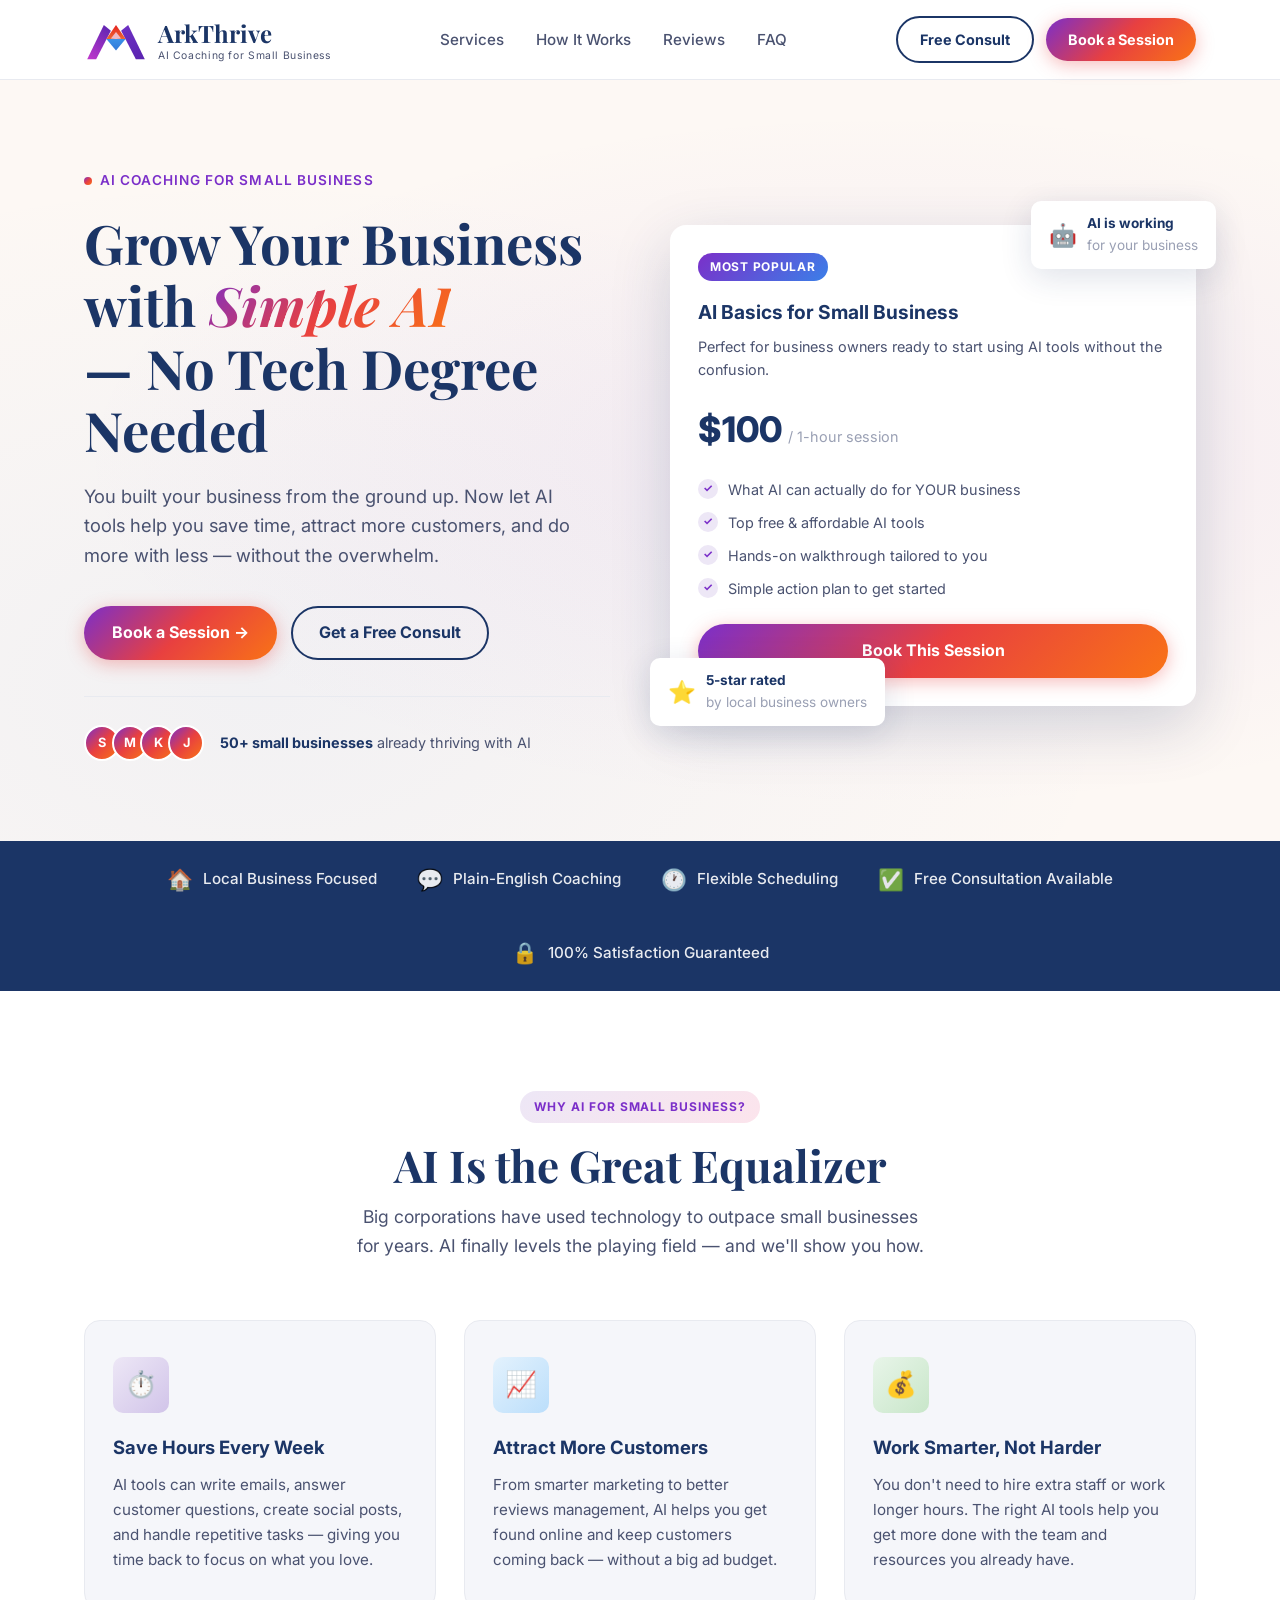
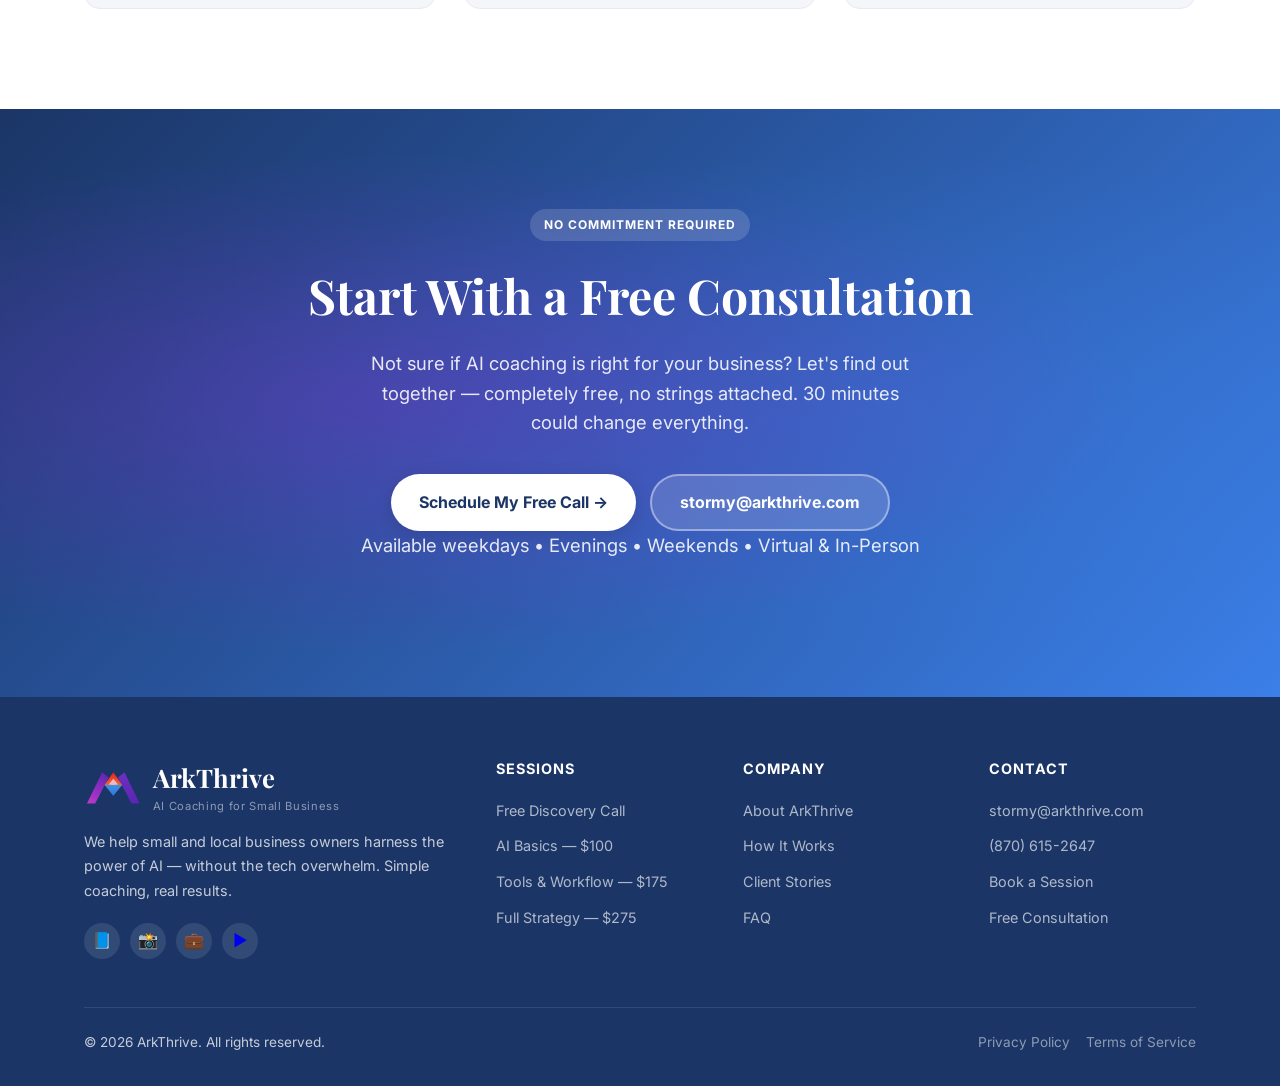
<file: arkthrive/index.html>
<!DOCTYPE html>
<html lang="en">
<head>
  <meta charset="UTF-8"/>
  <meta name="viewport" content="width=device-width, initial-scale=1.0"/>
  <title>ArkThrive | AI Coaching for Small Business</title>
  <meta name="description" content="Simple, practical AI coaching built for small and local businesses. No tech background needed. Book a session and start thriving today."/>
  <link rel="preconnect" href="https://fonts.googleapis.com"/>
  <link href="https://fonts.googleapis.com/css2?family=Inter:wght@400;500;600;700;800&family=Playfair+Display:ital,wght@0,700;1,700&display=swap" rel="stylesheet"/>
  <link rel="stylesheet" href="styles.css"/>
</head>
<body>

<!-- ═══════════════ NAV ═══════════════ -->
<nav>
  <div class="container nav-inner">
    <a href="index.html" class="nav-logo">
      <svg xmlns="http://www.w3.org/2000/svg" viewBox="0 0 200 150" aria-label="ArkThrive" role="img">
        <defs>
          <linearGradient id="n-lw" x1="10" y1="135" x2="82" y2="28" gradientUnits="userSpaceOnUse">
            <stop offset="0%" stop-color="#C038CC"/><stop offset="100%" stop-color="#5A24B0"/>
          </linearGradient>
          <linearGradient id="n-rw" x1="190" y1="135" x2="118" y2="28" gradientUnits="userSpaceOnUse">
            <stop offset="0%" stop-color="#5A24B0"/><stop offset="100%" stop-color="#6E30C4"/>
          </linearGradient>
          <linearGradient id="n-dt" x1="100" y1="28" x2="100" y2="72" gradientUnits="userSpaceOnUse">
            <stop offset="0%" stop-color="#E42020"/><stop offset="100%" stop-color="#F06830"/>
          </linearGradient>
          <linearGradient id="n-db" x1="100" y1="72" x2="100" y2="108" gradientUnits="userSpaceOnUse">
            <stop offset="0%" stop-color="#3A92E8"/><stop offset="100%" stop-color="#3278D8"/>
          </linearGradient>
        </defs>
        <polygon points="10,135 62,28 84,46 38,135" fill="url(#n-lw)"/>
        <polygon points="190,135 138,28 116,46 162,135" fill="url(#n-rw)"/>
        <polygon points="100,28 130,72 70,72" fill="url(#n-dt)"/>
        <polygon points="70,72 130,72 100,108" fill="url(#n-db)"/>
        <polygon points="100,50 116,70 100,72 84,70" fill="#EEBAC6"/>
      </svg>
      <span>
        <span class="nav-logo-text">ArkThrive</span>
        <span class="nav-logo-sub">AI Coaching for Small Business</span>
      </span>
    </a>
    <ul class="nav-links">
      <li><a href="services.html">Services</a></li>
      <li><a href="how.html">How It Works</a></li>
      <li><a href="testimonials.html">Reviews</a></li>
      <li><a href="faq.html">FAQ</a></li>
    </ul>
    <div class="nav-cta">
      <a href="booking.html" class="btn btn-outline" style="padding:10px 22px;font-size:.9rem;">Free Consult</a>
      <a href="booking.html" class="btn btn-primary" style="padding:10px 22px;font-size:.9rem;">Book a Session</a>
    </div>
    <button class="hamburger" onclick="document.querySelector('.nav-links').style.display='flex'" aria-label="Menu">
      <span></span><span></span><span></span>
    </button>
  </div>
</nav>

<!-- ═══════════════ HERO ═══════════════ -->
<section class="hero">
  <div class="container hero-inner">
    <div class="hero-content">
      <div class="hero-eyebrow">
        <div class="dot"></div>
        <span>AI Coaching for Small Business</span>
      </div>
      <h1>Grow Your Business<br/>with <em>Simple AI</em><br/>— No Tech Degree Needed</h1>
      <p class="hero-sub">
        You built your business from the ground up. Now let AI tools help you save time,
        attract more customers, and do more with less — without the overwhelm.
      </p>
      <div class="hero-actions">
        <a href="booking.html" class="btn btn-primary">Book a Session &rarr;</a>
        <a href="booking.html" class="btn btn-outline">Get a Free Consult</a>
      </div>
      <div class="hero-trust">
        <div class="hero-trust-avatars">
          <div class="av">S</div>
          <div class="av">M</div>
          <div class="av">K</div>
          <div class="av">J</div>
        </div>
        <p><strong>50+ small businesses</strong> already thriving with AI</p>
      </div>
    </div>
    <div class="hero-visual">
      <div class="hero-card">
        <div class="hero-float hero-float-1">
          <span class="icon">🤖</span>
          <div><strong>AI is working</strong><span>for your business</span></div>
        </div>
        <div class="hero-card-tag">Most Popular</div>
        <h3>AI Basics for Small Business</h3>
        <p>Perfect for business owners ready to start using AI tools without the confusion.</p>
        <div class="hero-card-price">
          <span class="amount">$100</span>
          <span class="per">/ 1-hour session</span>
        </div>
        <ul class="hero-card-features">
          <li>What AI can actually do for YOUR business</li>
          <li>Top free &amp; affordable AI tools</li>
          <li>Hands-on walkthrough tailored to you</li>
          <li>Simple action plan to get started</li>
        </ul>
        <a href="booking.html" class="btn btn-primary" style="width:100%;justify-content:center;">Book This Session</a>
        <div class="hero-float hero-float-2">
          <span class="icon">⭐</span>
          <div><strong>5-star rated</strong><span>by local business owners</span></div>
        </div>
      </div>
    </div>
  </div>
</section>

<!-- ═══════════════ TRUST BAR ═══════════════ -->
<div class="trust-bar">
  <div class="container trust-bar-inner">
    <div class="trust-item"><span class="ti-icon">🏠</span><span>Local Business Focused</span></div>
    <div class="trust-item"><span class="ti-icon">💬</span><span>Plain-English Coaching</span></div>
    <div class="trust-item"><span class="ti-icon">🕐</span><span>Flexible Scheduling</span></div>
    <div class="trust-item"><span class="ti-icon">✅</span><span>Free Consultation Available</span></div>
    <div class="trust-item"><span class="ti-icon">🔒</span><span>100% Satisfaction Guaranteed</span></div>
  </div>
</div>

<!-- ═══════════════ WHY AI ═══════════════ -->
<section class="why-ai" id="why">
  <div class="container">
    <div class="why-ai-header">
      <div class="badge">Why AI for Small Business?</div>
      <h2 class="section-title">AI Is the Great Equalizer</h2>
      <p class="section-sub">Big corporations have used technology to outpace small businesses for years. AI finally levels the playing field — and we'll show you how.</p>
    </div>
    <div class="why-grid">
      <div class="why-card">
        <div class="why-icon" style="background:linear-gradient(135deg,#EDE7F6,#D1C4E9);">⏱️</div>
        <h3>Save Hours Every Week</h3>
        <p>AI tools can write emails, answer customer questions, create social posts, and handle repetitive tasks — giving you time back to focus on what you love.</p>
      </div>
      <div class="why-card">
        <div class="why-icon" style="background:linear-gradient(135deg,#E3F2FD,#BBDEFB);">📈</div>
        <h3>Attract More Customers</h3>
        <p>From smarter marketing to better reviews management, AI helps you get found online and keep customers coming back — without a big ad budget.</p>
      </div>
      <div class="why-card">
        <div class="why-icon" style="background:linear-gradient(135deg,#E8F5E9,#C8E6C9);">💰</div>
        <h3>Work Smarter, Not Harder</h3>
        <p>You don't need to hire extra staff or work longer hours. The right AI tools help you get more done with the team and resources you already have.</p>
      </div>
    </div>
  </div>
</section>

<!-- ═══════════════ FREE CONSULT CTA ═══════════════ -->
<section class="consult-cta">
  <div class="container consult-inner">
    <div class="badge" style="background:rgba(255,255,255,.15);color:#fff;">No Commitment Required</div>
    <h2>Start With a Free Consultation</h2>
    <p>Not sure if AI coaching is right for your business? Let's find out together — completely free, no strings attached. 30 minutes could change everything.</p>
    <div class="consult-actions">
      <a href="booking.html" class="btn btn-white">Schedule My Free Call &rarr;</a>
      <a href="mailto:stormy@arkthrive.com" class="btn" style="background:rgba(255,255,255,.15);color:#fff;border:2px solid rgba(255,255,255,.4);">stormy@arkthrive.com</a>
    </div>
    <p class="consult-note">Available weekdays &bull; Evenings &bull; Weekends &bull; Virtual &amp; In-Person</p>
  </div>
</section>

<!-- ═══════════════ FOOTER ═══════════════ -->
<footer>
  <div class="container">
    <div class="footer-top">
      <div class="footer-brand">
        <div style="display:flex;align-items:center;gap:10px;">
          <svg xmlns="http://www.w3.org/2000/svg" viewBox="0 0 200 150" style="height:44px;width:auto;flex-shrink:0" aria-hidden="true">
            <defs>
              <linearGradient id="f-lw" x1="10" y1="135" x2="82" y2="28" gradientUnits="userSpaceOnUse">
                <stop offset="0%" stop-color="#C038CC"/><stop offset="100%" stop-color="#5A24B0"/>
              </linearGradient>
              <linearGradient id="f-rw" x1="190" y1="135" x2="118" y2="28" gradientUnits="userSpaceOnUse">
                <stop offset="0%" stop-color="#5A24B0"/><stop offset="100%" stop-color="#6E30C4"/>
              </linearGradient>
              <linearGradient id="f-dt" x1="100" y1="28" x2="100" y2="72" gradientUnits="userSpaceOnUse">
                <stop offset="0%" stop-color="#E42020"/><stop offset="100%" stop-color="#F06830"/>
              </linearGradient>
              <linearGradient id="f-db" x1="100" y1="72" x2="100" y2="108" gradientUnits="userSpaceOnUse">
                <stop offset="0%" stop-color="#3A92E8"/><stop offset="100%" stop-color="#3278D8"/>
              </linearGradient>
            </defs>
            <polygon points="10,135 62,28 84,46 38,135" fill="url(#f-lw)"/>
            <polygon points="190,135 138,28 116,46 162,135" fill="url(#f-rw)"/>
            <polygon points="100,28 130,72 70,72" fill="url(#f-dt)"/>
            <polygon points="70,72 130,72 100,108" fill="url(#f-db)"/>
            <polygon points="100,50 116,70 100,72 84,70" fill="#EEBAC6"/>
          </svg>
          <div>
            <span class="logo-text">ArkThrive</span>
            <span class="logo-sub">AI Coaching for Small Business</span>
          </div>
        </div>
        <p>We help small and local business owners harness the power of AI — without the tech overwhelm. Simple coaching, real results.</p>
        <div class="footer-social">
          <a href="#" title="Facebook">📘</a>
          <a href="#" title="Instagram">📸</a>
          <a href="#" title="LinkedIn">💼</a>
          <a href="#" title="YouTube">▶️</a>
        </div>
      </div>
      <div class="footer-col">
        <h4>Sessions</h4>
        <ul>
          <li><a href="booking.html">Free Discovery Call</a></li>
          <li><a href="booking.html">AI Basics — $100</a></li>
          <li><a href="booking.html">Tools &amp; Workflow — $175</a></li>
          <li><a href="booking.html">Full Strategy — $275</a></li>
        </ul>
      </div>
      <div class="footer-col">
        <h4>Company</h4>
        <ul>
          <li><a href="index.html">About ArkThrive</a></li>
          <li><a href="how.html">How It Works</a></li>
          <li><a href="testimonials.html">Client Stories</a></li>
          <li><a href="faq.html">FAQ</a></li>
        </ul>
      </div>
      <div class="footer-col">
        <h4>Contact</h4>
        <ul>
          <li><a href="mailto:stormy@arkthrive.com">stormy@arkthrive.com</a></li>
          <li><a href="tel:+18706152647">(870) 615-2647</a></li>
          <li><a href="booking.html">Book a Session</a></li>
          <li><a href="booking.html">Free Consultation</a></li>
        </ul>
      </div>
    </div>
    <div class="footer-bottom">
      <p>&copy; 2026 ArkThrive. All rights reserved.</p>
      <p><a href="#" style="color:rgba(255,255,255,.5);text-decoration:none;margin-right:16px;">Privacy Policy</a><a href="#" style="color:rgba(255,255,255,.5);text-decoration:none;">Terms of Service</a></p>
    </div>
  </div>
</footer>

</body>
</html>
</file>
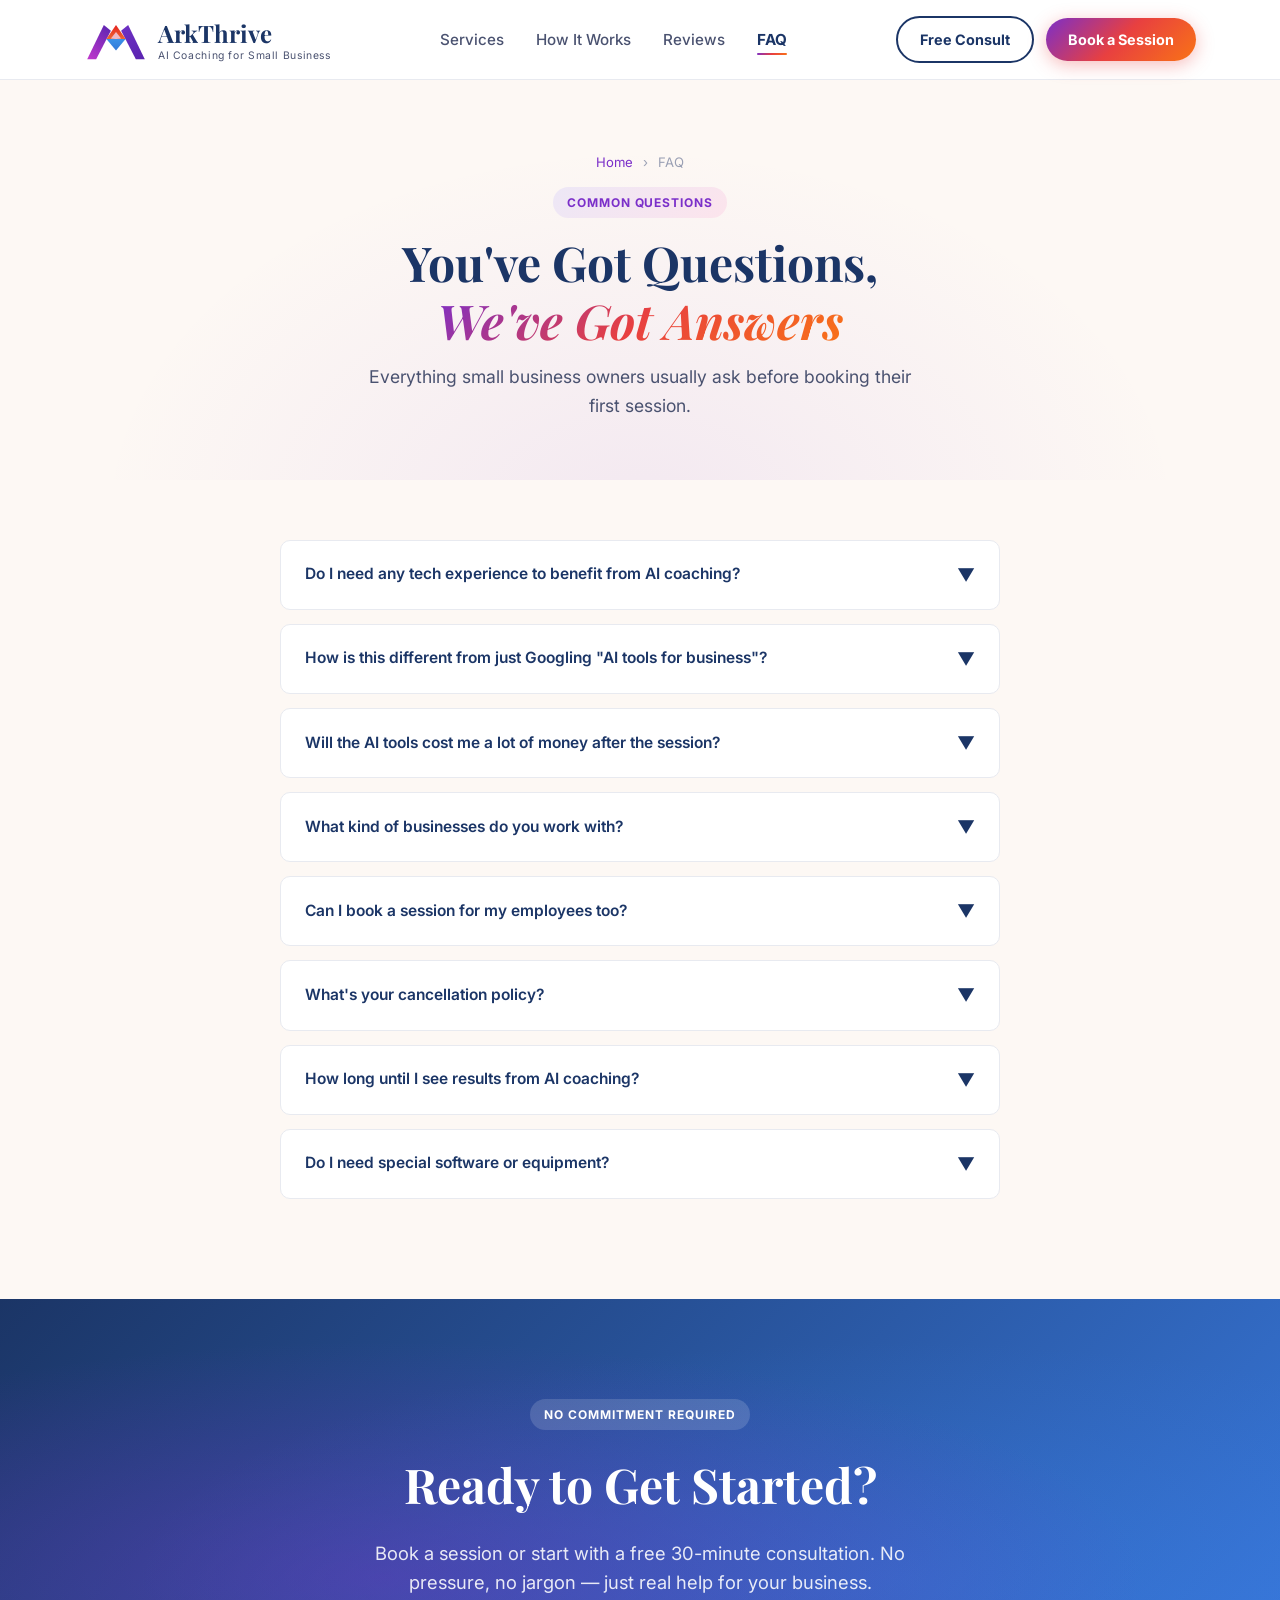
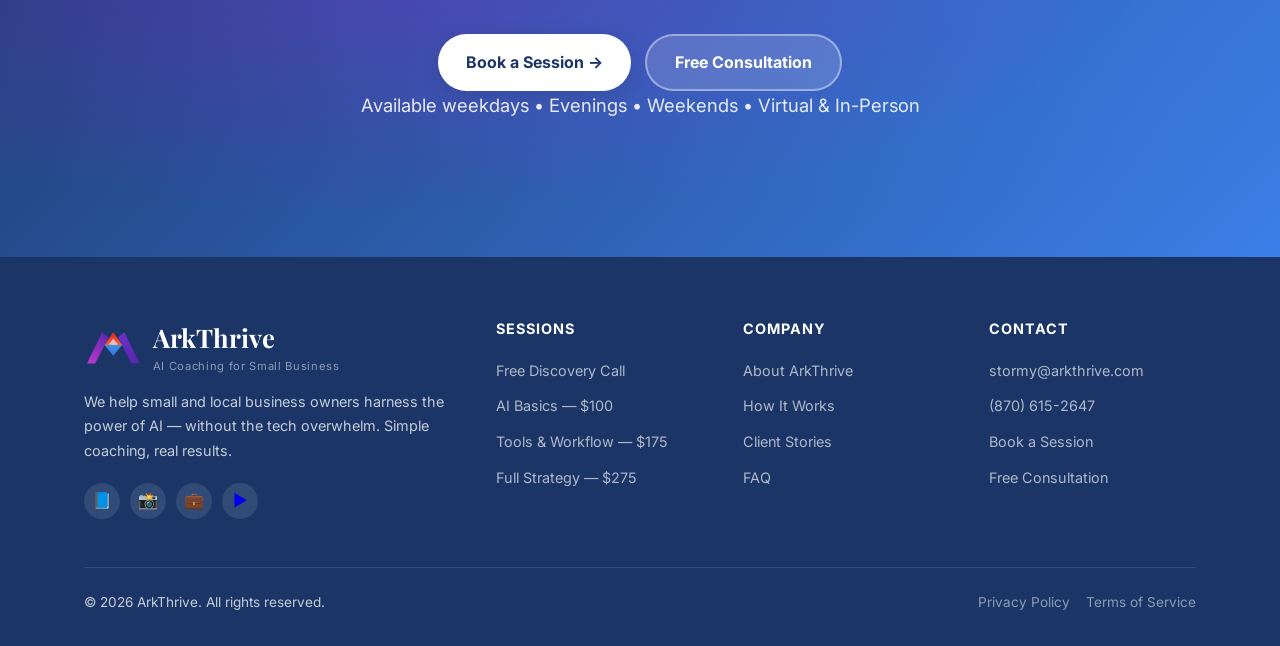
<file: arkthrive/faq.html>
<!DOCTYPE html>
<html lang="en">
<head>
  <meta charset="UTF-8"/>
  <meta name="viewport" content="width=device-width, initial-scale=1.0"/>
  <title>FAQ | ArkThrive</title>
  <meta name="description" content="Common questions small business owners ask before booking their first AI coaching session with ArkThrive. No tech experience needed."/>
  <link rel="preconnect" href="https://fonts.googleapis.com"/>
  <link href="https://fonts.googleapis.com/css2?family=Inter:wght@400;500;600;700;800&family=Playfair+Display:ital,wght@0,700;1,700&display=swap" rel="stylesheet"/>
  <link rel="stylesheet" href="styles.css"/>
</head>
<body>

<nav>
  <div class="container nav-inner">
    <a href="index.html" class="nav-logo">
      <svg xmlns="http://www.w3.org/2000/svg" viewBox="0 0 200 150" aria-label="ArkThrive" role="img">
        <defs>
          <linearGradient id="n-lw" x1="10" y1="135" x2="82" y2="28" gradientUnits="userSpaceOnUse">
            <stop offset="0%" stop-color="#C038CC"/><stop offset="100%" stop-color="#5A24B0"/>
          </linearGradient>
          <linearGradient id="n-rw" x1="190" y1="135" x2="118" y2="28" gradientUnits="userSpaceOnUse">
            <stop offset="0%" stop-color="#5A24B0"/><stop offset="100%" stop-color="#6E30C4"/>
          </linearGradient>
          <linearGradient id="n-dt" x1="100" y1="28" x2="100" y2="72" gradientUnits="userSpaceOnUse">
            <stop offset="0%" stop-color="#E42020"/><stop offset="100%" stop-color="#F06830"/>
          </linearGradient>
          <linearGradient id="n-db" x1="100" y1="72" x2="100" y2="108" gradientUnits="userSpaceOnUse">
            <stop offset="0%" stop-color="#3A92E8"/><stop offset="100%" stop-color="#3278D8"/>
          </linearGradient>
        </defs>
        <polygon points="10,135 62,28 84,46 38,135" fill="url(#n-lw)"/>
        <polygon points="190,135 138,28 116,46 162,135" fill="url(#n-rw)"/>
        <polygon points="100,28 130,72 70,72" fill="url(#n-dt)"/>
        <polygon points="70,72 130,72 100,108" fill="url(#n-db)"/>
        <polygon points="100,50 116,70 100,72 84,70" fill="#EEBAC6"/>
      </svg>
      <span>
        <span class="nav-logo-text">ArkThrive</span>
        <span class="nav-logo-sub">AI Coaching for Small Business</span>
      </span>
    </a>
    <ul class="nav-links">
      <li><a href="services.html">Services</a></li>
      <li><a href="how.html">How It Works</a></li>
      <li><a href="testimonials.html">Reviews</a></li>
      <li><a href="faq.html" class="active">FAQ</a></li>
    </ul>
    <div class="nav-cta">
      <a href="booking.html" class="btn btn-outline" style="padding:10px 22px;font-size:.9rem;">Free Consult</a>
      <a href="booking.html" class="btn btn-primary" style="padding:10px 22px;font-size:.9rem;">Book a Session</a>
    </div>
    <button class="hamburger" onclick="document.querySelector('.nav-links').style.display='flex'" aria-label="Menu">
      <span></span><span></span><span></span>
    </button>
  </div>
</nav>

<section class="page-banner">
  <div class="container page-banner-inner">
    <div class="breadcrumb"><a href="index.html">Home</a> <span>›</span> FAQ</div>
    <div class="badge">Common Questions</div>
    <h1>You've Got Questions,<br/><em>We've Got Answers</em></h1>
    <p>Everything small business owners usually ask before booking their first session.</p>
  </div>
</section>

<section class="faq" style="padding:60px 0 100px;">
  <div class="container">
    <div class="faq-list">
      <div class="faq-item">
        <div class="faq-q" onclick="toggleFaq(this)">Do I need any tech experience to benefit from AI coaching?<span class="arrow">▼</span></div>
        <div class="faq-a"><div class="faq-a-inner">Absolutely not! In fact, most of our clients describe themselves as "not tech savvy." Our whole approach is built around plain English — no jargon, no assumptions. If you can use a smartphone, you can learn to use AI tools for your business.</div></div>
      </div>
      <div class="faq-item">
        <div class="faq-q" onclick="toggleFaq(this)">How is this different from just Googling "AI tools for business"?<span class="arrow">▼</span></div>
        <div class="faq-a"><div class="faq-a-inner">Google gives you generic information. We give you personalized coaching based on your specific business, your industry, your budget, and your goals. We cut through the overwhelming amount of information and tell you exactly what tools to use and exactly how to use them — for YOUR situation.</div></div>
      </div>
      <div class="faq-item">
        <div class="faq-q" onclick="toggleFaq(this)">Will the AI tools cost me a lot of money after the session?<span class="arrow">▼</span></div>
        <div class="faq-a"><div class="faq-a-inner">We specifically focus on free and low-cost tools wherever possible. Many of our recommended tools cost $0–$30/month. We'll always tell you the cost upfront and help you prioritize based on your budget. The goal is for AI to save you money, not cost you more.</div></div>
      </div>
      <div class="faq-item">
        <div class="faq-q" onclick="toggleFaq(this)">What kind of businesses do you work with?<span class="arrow">▼</span></div>
        <div class="faq-a"><div class="faq-a-inner">We specialize in small and local businesses — restaurants, retail shops, service businesses (plumbers, electricians, cleaners), healthcare practices, salons, boutiques, daycares, and more. If you have a small business and want to work smarter, we can help.</div></div>
      </div>
      <div class="faq-item">
        <div class="faq-q" onclick="toggleFaq(this)">Can I book a session for my employees too?<span class="arrow">▼</span></div>
        <div class="faq-a"><div class="faq-a-inner">Yes! Group sessions and team training packages are available. Contact us at stormy@arkthrive.com or mention it when booking and we'll put together a custom quote for your team.</div></div>
      </div>
      <div class="faq-item">
        <div class="faq-q" onclick="toggleFaq(this)">What's your cancellation policy?<span class="arrow">▼</span></div>
        <div class="faq-a"><div class="faq-a-inner">We understand that running a business is unpredictable. We ask for 24 hours' notice to reschedule or cancel. With less than 24 hours' notice, a 50% cancellation fee applies. No-shows are charged the full session fee.</div></div>
      </div>
      <div class="faq-item">
        <div class="faq-q" onclick="toggleFaq(this)">How long until I see results from AI coaching?<span class="arrow">▼</span></div>
        <div class="faq-a"><div class="faq-a-inner">Many clients start using AI tools the same day as their session and report saving time within the first week. Results depend on how quickly you implement the tools, but most business owners notice a difference immediately — especially with tasks like writing, customer communication, and scheduling.</div></div>
      </div>
      <div class="faq-item">
        <div class="faq-q" onclick="toggleFaq(this)">Do I need special software or equipment?<span class="arrow">▼</span></div>
        <div class="faq-a"><div class="faq-a-inner">Just a computer or tablet with internet access and a web browser. No special software needed. We do sessions via video call (Zoom or Google Meet), and everything we recommend can be accessed through your regular web browser.</div></div>
      </div>
    </div>
  </div>
</section>

<section class="consult-cta">
  <div class="container consult-inner">
    <div class="badge" style="background:rgba(255,255,255,.15);color:#fff;">No Commitment Required</div>
    <h2>Ready to Get Started?</h2>
    <p>Book a session or start with a free 30-minute consultation. No pressure, no jargon — just real help for your business.</p>
    <div class="consult-actions">
      <a href="booking.html" class="btn btn-white">Book a Session &rarr;</a>
      <a href="booking.html" class="btn" style="background:rgba(255,255,255,.15);color:#fff;border:2px solid rgba(255,255,255,.4);">Free Consultation</a>
    </div>
    <p class="consult-note">Available weekdays &bull; Evenings &bull; Weekends &bull; Virtual &amp; In-Person</p>
  </div>
</section>

<footer>
  <div class="container">
    <div class="footer-top">
      <div class="footer-brand">
        <div style="display:flex;align-items:center;gap:10px;">
          <svg xmlns="http://www.w3.org/2000/svg" viewBox="0 0 200 150" style="height:44px;width:auto;flex-shrink:0" aria-hidden="true">
            <defs>
              <linearGradient id="f-lw" x1="10" y1="135" x2="82" y2="28" gradientUnits="userSpaceOnUse">
                <stop offset="0%" stop-color="#C038CC"/><stop offset="100%" stop-color="#5A24B0"/>
              </linearGradient>
              <linearGradient id="f-rw" x1="190" y1="135" x2="118" y2="28" gradientUnits="userSpaceOnUse">
                <stop offset="0%" stop-color="#5A24B0"/><stop offset="100%" stop-color="#6E30C4"/>
              </linearGradient>
              <linearGradient id="f-dt" x1="100" y1="28" x2="100" y2="72" gradientUnits="userSpaceOnUse">
                <stop offset="0%" stop-color="#E42020"/><stop offset="100%" stop-color="#F06830"/>
              </linearGradient>
              <linearGradient id="f-db" x1="100" y1="72" x2="100" y2="108" gradientUnits="userSpaceOnUse">
                <stop offset="0%" stop-color="#3A92E8"/><stop offset="100%" stop-color="#3278D8"/>
              </linearGradient>
            </defs>
            <polygon points="10,135 62,28 84,46 38,135" fill="url(#f-lw)"/>
            <polygon points="190,135 138,28 116,46 162,135" fill="url(#f-rw)"/>
            <polygon points="100,28 130,72 70,72" fill="url(#f-dt)"/>
            <polygon points="70,72 130,72 100,108" fill="url(#f-db)"/>
            <polygon points="100,50 116,70 100,72 84,70" fill="#EEBAC6"/>
          </svg>
          <div>
            <span class="logo-text">ArkThrive</span>
            <span class="logo-sub">AI Coaching for Small Business</span>
          </div>
        </div>
        <p>We help small and local business owners harness the power of AI — without the tech overwhelm. Simple coaching, real results.</p>
        <div class="footer-social">
          <a href="#" title="Facebook">📘</a>
          <a href="#" title="Instagram">📸</a>
          <a href="#" title="LinkedIn">💼</a>
          <a href="#" title="YouTube">▶️</a>
        </div>
      </div>
      <div class="footer-col">
        <h4>Sessions</h4>
        <ul>
          <li><a href="booking.html">Free Discovery Call</a></li>
          <li><a href="booking.html">AI Basics — $100</a></li>
          <li><a href="booking.html">Tools &amp; Workflow — $175</a></li>
          <li><a href="booking.html">Full Strategy — $275</a></li>
        </ul>
      </div>
      <div class="footer-col">
        <h4>Company</h4>
        <ul>
          <li><a href="index.html">About ArkThrive</a></li>
          <li><a href="how.html">How It Works</a></li>
          <li><a href="testimonials.html">Client Stories</a></li>
          <li><a href="faq.html">FAQ</a></li>
        </ul>
      </div>
      <div class="footer-col">
        <h4>Contact</h4>
        <ul>
          <li><a href="mailto:stormy@arkthrive.com">stormy@arkthrive.com</a></li>
          <li><a href="tel:+18706152647">(870) 615-2647</a></li>
          <li><a href="booking.html">Book a Session</a></li>
          <li><a href="booking.html">Free Consultation</a></li>
        </ul>
      </div>
    </div>
    <div class="footer-bottom">
      <p>&copy; 2026 ArkThrive. All rights reserved.</p>
      <p><a href="#" style="color:rgba(255,255,255,.5);text-decoration:none;margin-right:16px;">Privacy Policy</a><a href="#" style="color:rgba(255,255,255,.5);text-decoration:none;">Terms of Service</a></p>
    </div>
  </div>
</footer>

<script>
function toggleFaq(el) {
  const item = el.parentElement;
  const isOpen = item.classList.contains('open');
  document.querySelectorAll('.faq-item').forEach(i => i.classList.remove('open'));
  if (!isOpen) item.classList.add('open');
}
</script>

</body>
</html>
</file>
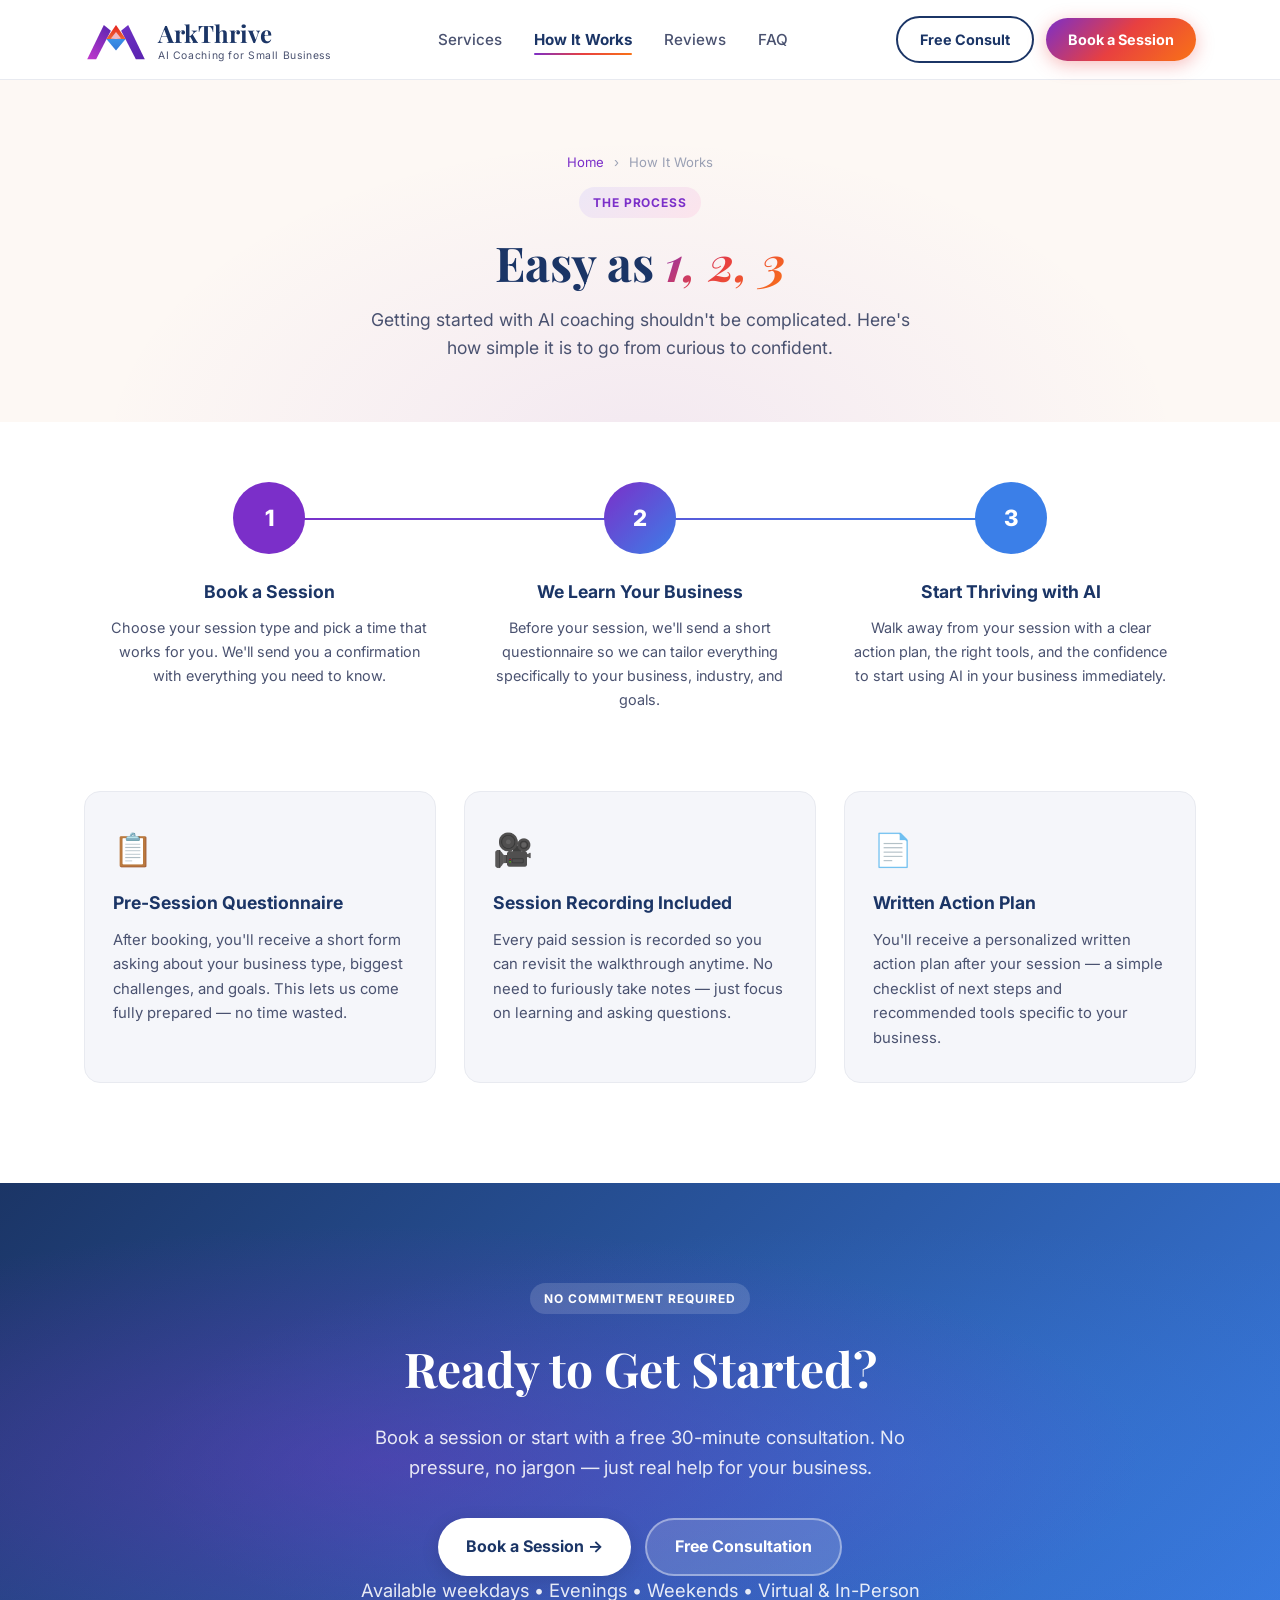
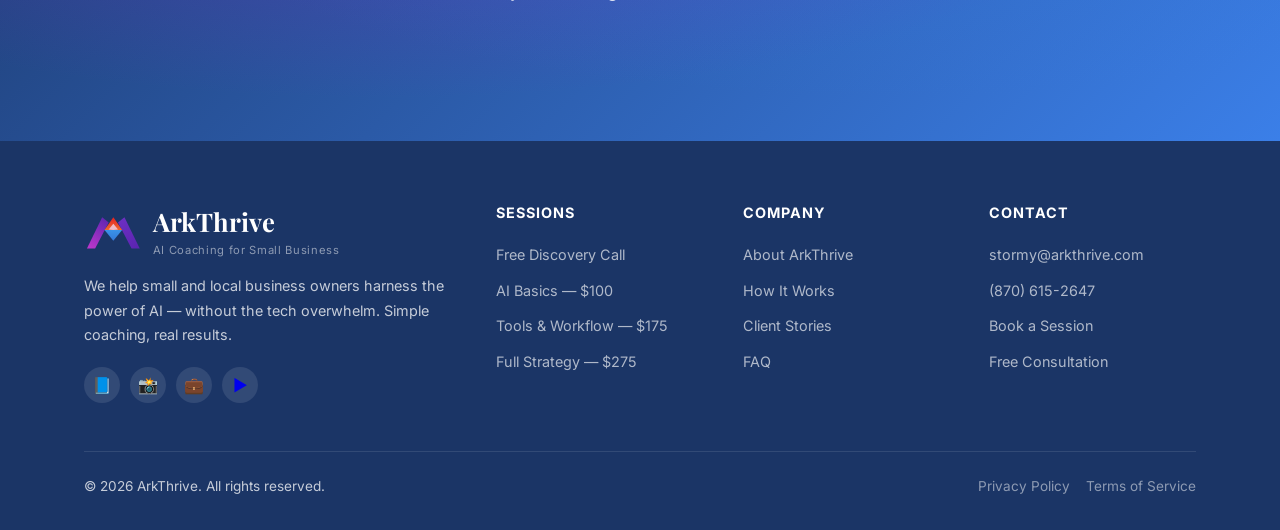
<file: arkthrive/how.html>
<!DOCTYPE html>
<html lang="en">
<head>
  <meta charset="UTF-8"/>
  <meta name="viewport" content="width=device-width, initial-scale=1.0"/>
  <title>How It Works | ArkThrive</title>
  <meta name="description" content="Getting started with AI coaching is easy. Book a session, we learn your business, and you walk away with a clear action plan to start using AI immediately."/>
  <link rel="preconnect" href="https://fonts.googleapis.com"/>
  <link href="https://fonts.googleapis.com/css2?family=Inter:wght@400;500;600;700;800&family=Playfair+Display:ital,wght@0,700;1,700&display=swap" rel="stylesheet"/>
  <link rel="stylesheet" href="styles.css"/>
</head>
<body>

<nav>
  <div class="container nav-inner">
    <a href="index.html" class="nav-logo">
      <svg xmlns="http://www.w3.org/2000/svg" viewBox="0 0 200 150" aria-label="ArkThrive" role="img">
        <defs>
          <linearGradient id="n-lw" x1="10" y1="135" x2="82" y2="28" gradientUnits="userSpaceOnUse">
            <stop offset="0%" stop-color="#C038CC"/><stop offset="100%" stop-color="#5A24B0"/>
          </linearGradient>
          <linearGradient id="n-rw" x1="190" y1="135" x2="118" y2="28" gradientUnits="userSpaceOnUse">
            <stop offset="0%" stop-color="#5A24B0"/><stop offset="100%" stop-color="#6E30C4"/>
          </linearGradient>
          <linearGradient id="n-dt" x1="100" y1="28" x2="100" y2="72" gradientUnits="userSpaceOnUse">
            <stop offset="0%" stop-color="#E42020"/><stop offset="100%" stop-color="#F06830"/>
          </linearGradient>
          <linearGradient id="n-db" x1="100" y1="72" x2="100" y2="108" gradientUnits="userSpaceOnUse">
            <stop offset="0%" stop-color="#3A92E8"/><stop offset="100%" stop-color="#3278D8"/>
          </linearGradient>
        </defs>
        <polygon points="10,135 62,28 84,46 38,135" fill="url(#n-lw)"/>
        <polygon points="190,135 138,28 116,46 162,135" fill="url(#n-rw)"/>
        <polygon points="100,28 130,72 70,72" fill="url(#n-dt)"/>
        <polygon points="70,72 130,72 100,108" fill="url(#n-db)"/>
        <polygon points="100,50 116,70 100,72 84,70" fill="#EEBAC6"/>
      </svg>
      <span>
        <span class="nav-logo-text">ArkThrive</span>
        <span class="nav-logo-sub">AI Coaching for Small Business</span>
      </span>
    </a>
    <ul class="nav-links">
      <li><a href="services.html">Services</a></li>
      <li><a href="how.html" class="active">How It Works</a></li>
      <li><a href="testimonials.html">Reviews</a></li>
      <li><a href="faq.html">FAQ</a></li>
    </ul>
    <div class="nav-cta">
      <a href="booking.html" class="btn btn-outline" style="padding:10px 22px;font-size:.9rem;">Free Consult</a>
      <a href="booking.html" class="btn btn-primary" style="padding:10px 22px;font-size:.9rem;">Book a Session</a>
    </div>
    <button class="hamburger" onclick="document.querySelector('.nav-links').style.display='flex'" aria-label="Menu">
      <span></span><span></span><span></span>
    </button>
  </div>
</nav>

<section class="page-banner">
  <div class="container page-banner-inner">
    <div class="breadcrumb"><a href="index.html">Home</a> <span>›</span> How It Works</div>
    <div class="badge">The Process</div>
    <h1>Easy as <em>1, 2, 3</em></h1>
    <p>Getting started with AI coaching shouldn't be complicated. Here's how simple it is to go from curious to confident.</p>
  </div>
</section>

<section class="how" style="padding:60px 0 100px;">
  <div class="container">
    <div class="how-steps">
      <div class="how-step">
        <div class="how-step-num">1</div>
        <h3>Book a Session</h3>
        <p>Choose your session type and pick a time that works for you. We'll send you a confirmation with everything you need to know.</p>
      </div>
      <div class="how-step">
        <div class="how-step-num">2</div>
        <h3>We Learn Your Business</h3>
        <p>Before your session, we'll send a short questionnaire so we can tailor everything specifically to your business, industry, and goals.</p>
      </div>
      <div class="how-step">
        <div class="how-step-num">3</div>
        <h3>Start Thriving with AI</h3>
        <p>Walk away from your session with a clear action plan, the right tools, and the confidence to start using AI in your business immediately.</p>
      </div>
    </div>

    <div style="display:grid;grid-template-columns:repeat(auto-fit,minmax(280px,1fr));gap:28px;margin-top:80px;">
      <div style="background:var(--gray1);border-radius:16px;padding:32px 28px;border:1px solid var(--gray2);">
        <div style="font-size:2rem;margin-bottom:14px;">📋</div>
        <h3 style="font-size:1.1rem;font-weight:700;color:var(--navy);margin-bottom:10px;">Pre-Session Questionnaire</h3>
        <p style="font-size:.93rem;color:var(--text-lt);line-height:1.65;">After booking, you'll receive a short form asking about your business type, biggest challenges, and goals. This lets us come fully prepared — no time wasted.</p>
      </div>
      <div style="background:var(--gray1);border-radius:16px;padding:32px 28px;border:1px solid var(--gray2);">
        <div style="font-size:2rem;margin-bottom:14px;">🎥</div>
        <h3 style="font-size:1.1rem;font-weight:700;color:var(--navy);margin-bottom:10px;">Session Recording Included</h3>
        <p style="font-size:.93rem;color:var(--text-lt);line-height:1.65;">Every paid session is recorded so you can revisit the walkthrough anytime. No need to furiously take notes — just focus on learning and asking questions.</p>
      </div>
      <div style="background:var(--gray1);border-radius:16px;padding:32px 28px;border:1px solid var(--gray2);">
        <div style="font-size:2rem;margin-bottom:14px;">📄</div>
        <h3 style="font-size:1.1rem;font-weight:700;color:var(--navy);margin-bottom:10px;">Written Action Plan</h3>
        <p style="font-size:.93rem;color:var(--text-lt);line-height:1.65;">You'll receive a personalized written action plan after your session — a simple checklist of next steps and recommended tools specific to your business.</p>
      </div>
    </div>
  </div>
</section>

<section class="consult-cta">
  <div class="container consult-inner">
    <div class="badge" style="background:rgba(255,255,255,.15);color:#fff;">No Commitment Required</div>
    <h2>Ready to Get Started?</h2>
    <p>Book a session or start with a free 30-minute consultation. No pressure, no jargon — just real help for your business.</p>
    <div class="consult-actions">
      <a href="booking.html" class="btn btn-white">Book a Session &rarr;</a>
      <a href="booking.html" class="btn" style="background:rgba(255,255,255,.15);color:#fff;border:2px solid rgba(255,255,255,.4);">Free Consultation</a>
    </div>
    <p class="consult-note">Available weekdays &bull; Evenings &bull; Weekends &bull; Virtual &amp; In-Person</p>
  </div>
</section>

<footer>
  <div class="container">
    <div class="footer-top">
      <div class="footer-brand">
        <div style="display:flex;align-items:center;gap:10px;">
          <svg xmlns="http://www.w3.org/2000/svg" viewBox="0 0 200 150" style="height:44px;width:auto;flex-shrink:0" aria-hidden="true">
            <defs>
              <linearGradient id="f-lw" x1="10" y1="135" x2="82" y2="28" gradientUnits="userSpaceOnUse">
                <stop offset="0%" stop-color="#C038CC"/><stop offset="100%" stop-color="#5A24B0"/>
              </linearGradient>
              <linearGradient id="f-rw" x1="190" y1="135" x2="118" y2="28" gradientUnits="userSpaceOnUse">
                <stop offset="0%" stop-color="#5A24B0"/><stop offset="100%" stop-color="#6E30C4"/>
              </linearGradient>
              <linearGradient id="f-dt" x1="100" y1="28" x2="100" y2="72" gradientUnits="userSpaceOnUse">
                <stop offset="0%" stop-color="#E42020"/><stop offset="100%" stop-color="#F06830"/>
              </linearGradient>
              <linearGradient id="f-db" x1="100" y1="72" x2="100" y2="108" gradientUnits="userSpaceOnUse">
                <stop offset="0%" stop-color="#3A92E8"/><stop offset="100%" stop-color="#3278D8"/>
              </linearGradient>
            </defs>
            <polygon points="10,135 62,28 84,46 38,135" fill="url(#f-lw)"/>
            <polygon points="190,135 138,28 116,46 162,135" fill="url(#f-rw)"/>
            <polygon points="100,28 130,72 70,72" fill="url(#f-dt)"/>
            <polygon points="70,72 130,72 100,108" fill="url(#f-db)"/>
            <polygon points="100,50 116,70 100,72 84,70" fill="#EEBAC6"/>
          </svg>
          <div>
            <span class="logo-text">ArkThrive</span>
            <span class="logo-sub">AI Coaching for Small Business</span>
          </div>
        </div>
        <p>We help small and local business owners harness the power of AI — without the tech overwhelm. Simple coaching, real results.</p>
        <div class="footer-social">
          <a href="#" title="Facebook">📘</a>
          <a href="#" title="Instagram">📸</a>
          <a href="#" title="LinkedIn">💼</a>
          <a href="#" title="YouTube">▶️</a>
        </div>
      </div>
      <div class="footer-col">
        <h4>Sessions</h4>
        <ul>
          <li><a href="booking.html">Free Discovery Call</a></li>
          <li><a href="booking.html">AI Basics — $100</a></li>
          <li><a href="booking.html">Tools &amp; Workflow — $175</a></li>
          <li><a href="booking.html">Full Strategy — $275</a></li>
        </ul>
      </div>
      <div class="footer-col">
        <h4>Company</h4>
        <ul>
          <li><a href="index.html">About ArkThrive</a></li>
          <li><a href="how.html">How It Works</a></li>
          <li><a href="testimonials.html">Client Stories</a></li>
          <li><a href="faq.html">FAQ</a></li>
        </ul>
      </div>
      <div class="footer-col">
        <h4>Contact</h4>
        <ul>
          <li><a href="mailto:stormy@arkthrive.com">stormy@arkthrive.com</a></li>
          <li><a href="tel:+18706152647">(870) 615-2647</a></li>
          <li><a href="booking.html">Book a Session</a></li>
          <li><a href="booking.html">Free Consultation</a></li>
        </ul>
      </div>
    </div>
    <div class="footer-bottom">
      <p>&copy; 2026 ArkThrive. All rights reserved.</p>
      <p><a href="#" style="color:rgba(255,255,255,.5);text-decoration:none;margin-right:16px;">Privacy Policy</a><a href="#" style="color:rgba(255,255,255,.5);text-decoration:none;">Terms of Service</a></p>
    </div>
  </div>
</footer>

</body>
</html>
</file>
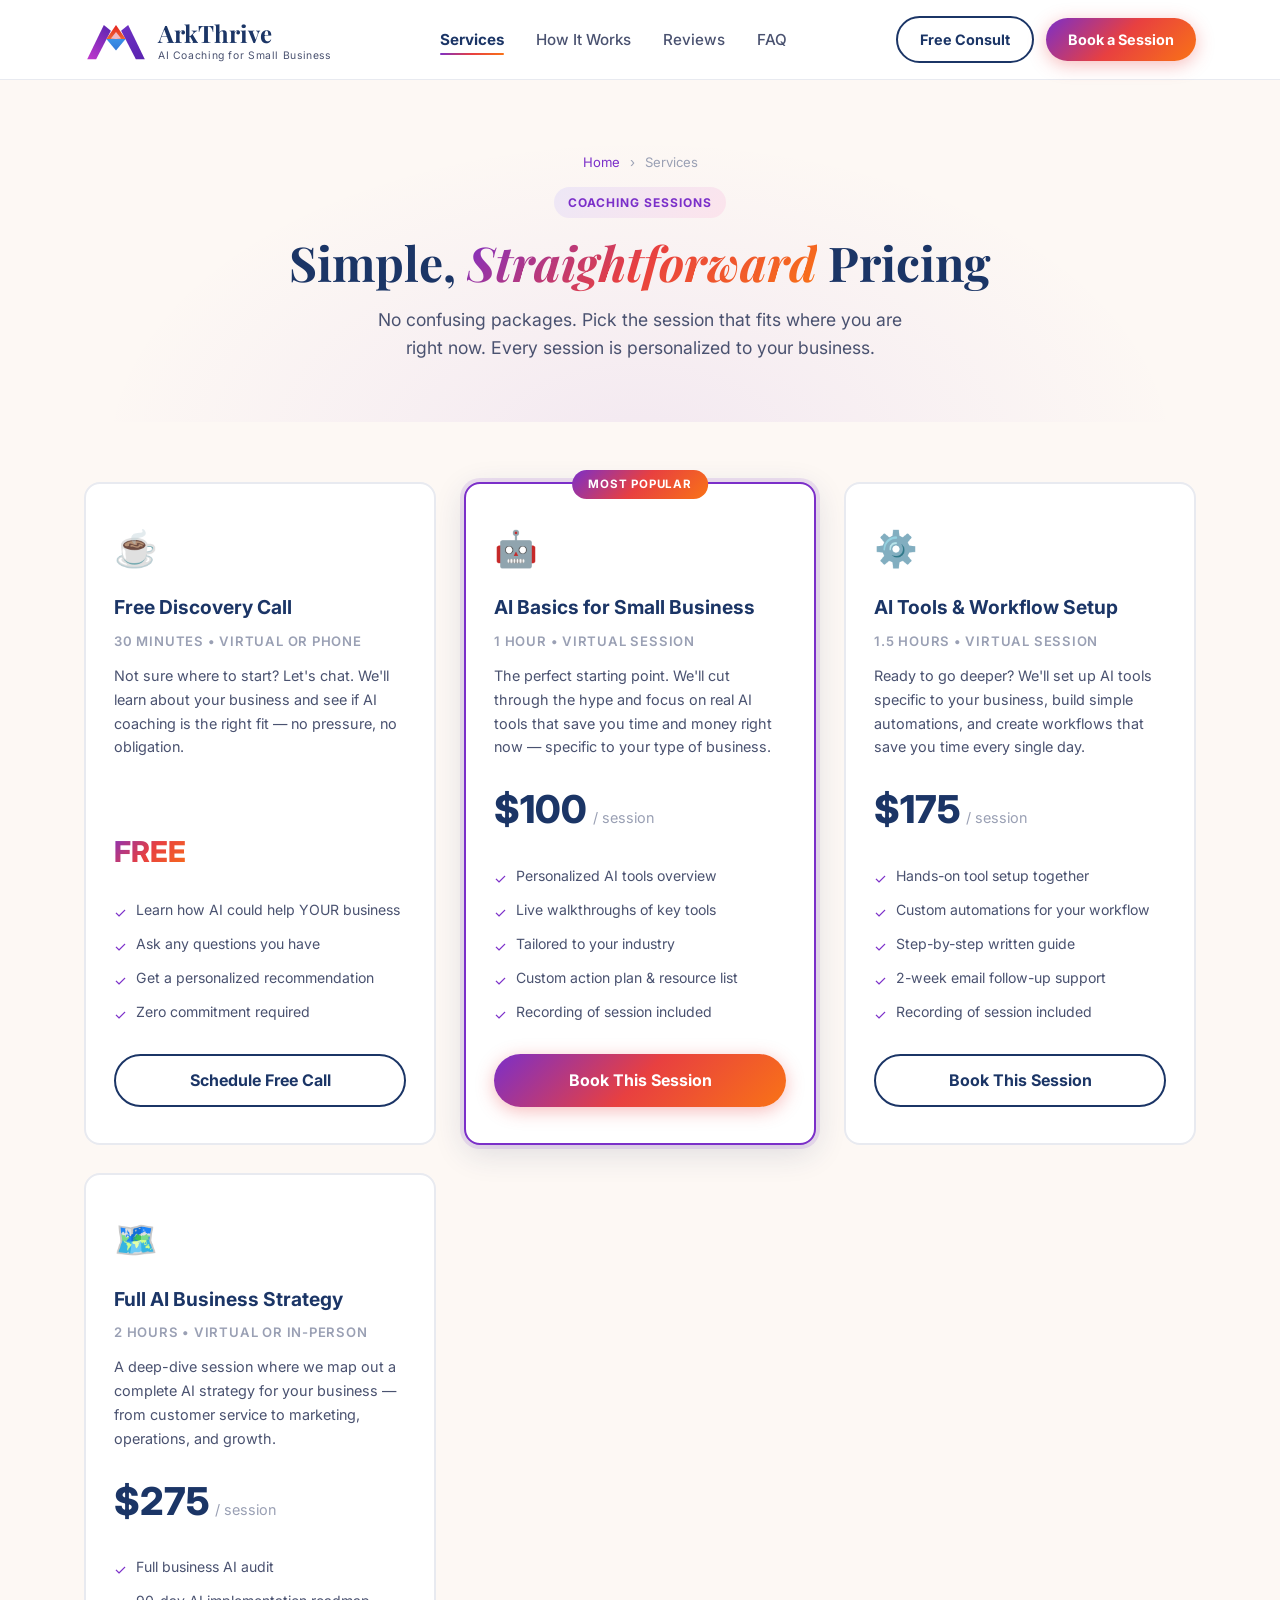
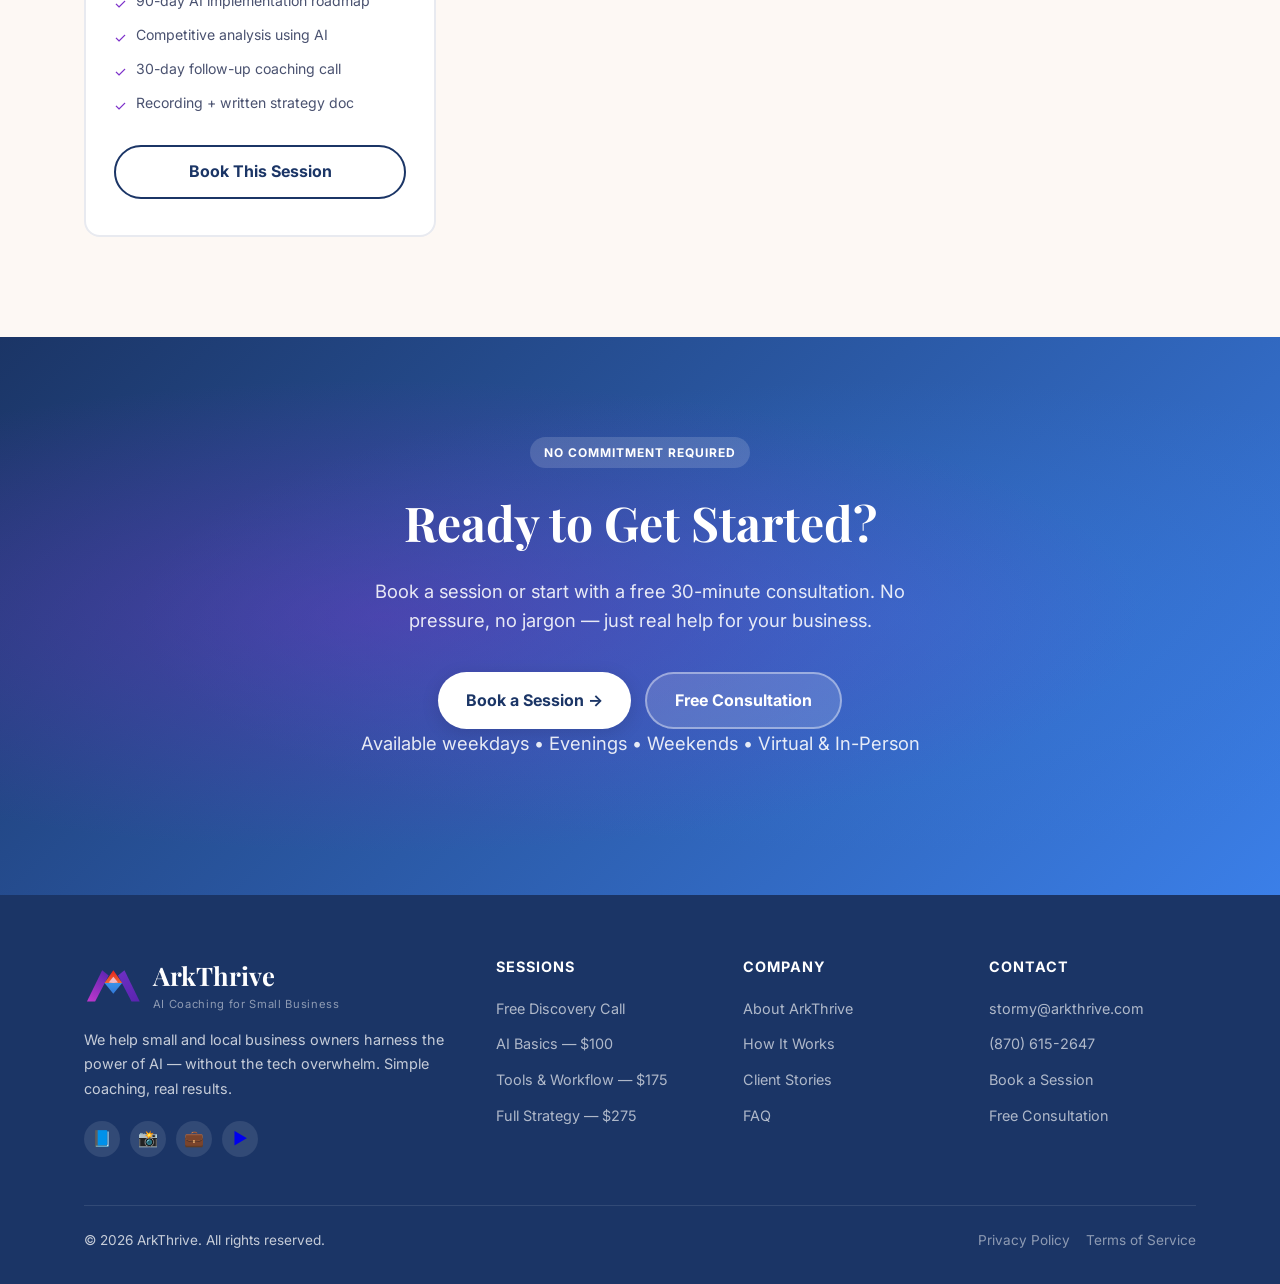
<file: arkthrive/services.html>
<!DOCTYPE html>
<html lang="en">
<head>
  <meta charset="UTF-8"/>
  <meta name="viewport" content="width=device-width, initial-scale=1.0"/>
  <title>Services &amp; Pricing | ArkThrive</title>
  <meta name="description" content="Simple, straightforward AI coaching sessions for small business owners. No confusing packages — pick the session that fits where you are right now."/>
  <link rel="preconnect" href="https://fonts.googleapis.com"/>
  <link href="https://fonts.googleapis.com/css2?family=Inter:wght@400;500;600;700;800&family=Playfair+Display:ital,wght@0,700;1,700&display=swap" rel="stylesheet"/>
  <link rel="stylesheet" href="styles.css"/>
</head>
<body>

<nav>
  <div class="container nav-inner">
    <a href="index.html" class="nav-logo">
      <svg xmlns="http://www.w3.org/2000/svg" viewBox="0 0 200 150" aria-label="ArkThrive" role="img">
        <defs>
          <linearGradient id="n-lw" x1="10" y1="135" x2="82" y2="28" gradientUnits="userSpaceOnUse">
            <stop offset="0%" stop-color="#C038CC"/><stop offset="100%" stop-color="#5A24B0"/>
          </linearGradient>
          <linearGradient id="n-rw" x1="190" y1="135" x2="118" y2="28" gradientUnits="userSpaceOnUse">
            <stop offset="0%" stop-color="#5A24B0"/><stop offset="100%" stop-color="#6E30C4"/>
          </linearGradient>
          <linearGradient id="n-dt" x1="100" y1="28" x2="100" y2="72" gradientUnits="userSpaceOnUse">
            <stop offset="0%" stop-color="#E42020"/><stop offset="100%" stop-color="#F06830"/>
          </linearGradient>
          <linearGradient id="n-db" x1="100" y1="72" x2="100" y2="108" gradientUnits="userSpaceOnUse">
            <stop offset="0%" stop-color="#3A92E8"/><stop offset="100%" stop-color="#3278D8"/>
          </linearGradient>
        </defs>
        <polygon points="10,135 62,28 84,46 38,135" fill="url(#n-lw)"/>
        <polygon points="190,135 138,28 116,46 162,135" fill="url(#n-rw)"/>
        <polygon points="100,28 130,72 70,72" fill="url(#n-dt)"/>
        <polygon points="70,72 130,72 100,108" fill="url(#n-db)"/>
        <polygon points="100,50 116,70 100,72 84,70" fill="#EEBAC6"/>
      </svg>
      <span>
        <span class="nav-logo-text">ArkThrive</span>
        <span class="nav-logo-sub">AI Coaching for Small Business</span>
      </span>
    </a>
    <ul class="nav-links">
      <li><a href="services.html" class="active">Services</a></li>
      <li><a href="how.html">How It Works</a></li>
      <li><a href="testimonials.html">Reviews</a></li>
      <li><a href="faq.html">FAQ</a></li>
    </ul>
    <div class="nav-cta">
      <a href="booking.html" class="btn btn-outline" style="padding:10px 22px;font-size:.9rem;">Free Consult</a>
      <a href="booking.html" class="btn btn-primary" style="padding:10px 22px;font-size:.9rem;">Book a Session</a>
    </div>
    <button class="hamburger" onclick="document.querySelector('.nav-links').style.display='flex'" aria-label="Menu">
      <span></span><span></span><span></span>
    </button>
  </div>
</nav>

<section class="page-banner">
  <div class="container page-banner-inner">
    <div class="breadcrumb"><a href="index.html">Home</a> <span>›</span> Services</div>
    <div class="badge">Coaching Sessions</div>
    <h1>Simple, <em>Straightforward</em> Pricing</h1>
    <p>No confusing packages. Pick the session that fits where you are right now. Every session is personalized to your business.</p>
  </div>
</section>

<section class="services" style="padding:60px 0 100px;">
  <div class="container">
    <div class="services-grid">
      <!-- Free Consult -->
      <div class="service-card">
        <div class="service-icon">☕</div>
        <h3>Free Discovery Call</h3>
        <div class="duration">30 Minutes &bull; Virtual or Phone</div>
        <p class="desc">Not sure where to start? Let's chat. We'll learn about your business and see if AI coaching is the right fit — no pressure, no obligation.</p>
        <div class="service-price"><span class="free">FREE</span></div>
        <ul class="service-features">
          <li><span class="check">✓</span> Learn how AI could help YOUR business</li>
          <li><span class="check">✓</span> Ask any questions you have</li>
          <li><span class="check">✓</span> Get a personalized recommendation</li>
          <li><span class="check">✓</span> Zero commitment required</li>
        </ul>
        <a href="booking.html" class="btn btn-outline">Schedule Free Call</a>
      </div>
      <!-- AI Basics -->
      <div class="service-card featured">
        <div class="service-popular">Most Popular</div>
        <div class="service-icon">🤖</div>
        <h3>AI Basics for Small Business</h3>
        <div class="duration">1 Hour &bull; Virtual Session</div>
        <p class="desc">The perfect starting point. We'll cut through the hype and focus on real AI tools that save you time and money right now — specific to your type of business.</p>
        <div class="service-price"><span class="amt">$100</span><span class="per">/ session</span></div>
        <ul class="service-features">
          <li><span class="check">✓</span> Personalized AI tools overview</li>
          <li><span class="check">✓</span> Live walkthroughs of key tools</li>
          <li><span class="check">✓</span> Tailored to your industry</li>
          <li><span class="check">✓</span> Custom action plan &amp; resource list</li>
          <li><span class="check">✓</span> Recording of session included</li>
        </ul>
        <a href="booking.html" class="btn btn-primary">Book This Session</a>
      </div>
      <!-- Tools Setup -->
      <div class="service-card">
        <div class="service-icon">⚙️</div>
        <h3>AI Tools &amp; Workflow Setup</h3>
        <div class="duration">1.5 Hours &bull; Virtual Session</div>
        <p class="desc">Ready to go deeper? We'll set up AI tools specific to your business, build simple automations, and create workflows that save you time every single day.</p>
        <div class="service-price"><span class="amt">$175</span><span class="per">/ session</span></div>
        <ul class="service-features">
          <li><span class="check">✓</span> Hands-on tool setup together</li>
          <li><span class="check">✓</span> Custom automations for your workflow</li>
          <li><span class="check">✓</span> Step-by-step written guide</li>
          <li><span class="check">✓</span> 2-week email follow-up support</li>
          <li><span class="check">✓</span> Recording of session included</li>
        </ul>
        <a href="booking.html" class="btn btn-outline">Book This Session</a>
      </div>
      <!-- Strategy -->
      <div class="service-card">
        <div class="service-icon">🗺️</div>
        <h3>Full AI Business Strategy</h3>
        <div class="duration">2 Hours &bull; Virtual or In-Person</div>
        <p class="desc">A deep-dive session where we map out a complete AI strategy for your business — from customer service to marketing, operations, and growth.</p>
        <div class="service-price"><span class="amt">$275</span><span class="per">/ session</span></div>
        <ul class="service-features">
          <li><span class="check">✓</span> Full business AI audit</li>
          <li><span class="check">✓</span> 90-day AI implementation roadmap</li>
          <li><span class="check">✓</span> Competitive analysis using AI</li>
          <li><span class="check">✓</span> 30-day follow-up coaching call</li>
          <li><span class="check">✓</span> Recording + written strategy doc</li>
        </ul>
        <a href="booking.html" class="btn btn-outline">Book This Session</a>
      </div>
    </div>
  </div>
</section>

<section class="consult-cta">
  <div class="container consult-inner">
    <div class="badge" style="background:rgba(255,255,255,.15);color:#fff;">No Commitment Required</div>
    <h2>Ready to Get Started?</h2>
    <p>Book a session or start with a free 30-minute consultation. No pressure, no jargon — just real help for your business.</p>
    <div class="consult-actions">
      <a href="booking.html" class="btn btn-white">Book a Session &rarr;</a>
      <a href="booking.html" class="btn" style="background:rgba(255,255,255,.15);color:#fff;border:2px solid rgba(255,255,255,.4);">Free Consultation</a>
    </div>
    <p class="consult-note">Available weekdays &bull; Evenings &bull; Weekends &bull; Virtual &amp; In-Person</p>
  </div>
</section>

<footer>
  <div class="container">
    <div class="footer-top">
      <div class="footer-brand">
        <div style="display:flex;align-items:center;gap:10px;">
          <svg xmlns="http://www.w3.org/2000/svg" viewBox="0 0 200 150" style="height:44px;width:auto;flex-shrink:0" aria-hidden="true">
            <defs>
              <linearGradient id="f-lw" x1="10" y1="135" x2="82" y2="28" gradientUnits="userSpaceOnUse">
                <stop offset="0%" stop-color="#C038CC"/><stop offset="100%" stop-color="#5A24B0"/>
              </linearGradient>
              <linearGradient id="f-rw" x1="190" y1="135" x2="118" y2="28" gradientUnits="userSpaceOnUse">
                <stop offset="0%" stop-color="#5A24B0"/><stop offset="100%" stop-color="#6E30C4"/>
              </linearGradient>
              <linearGradient id="f-dt" x1="100" y1="28" x2="100" y2="72" gradientUnits="userSpaceOnUse">
                <stop offset="0%" stop-color="#E42020"/><stop offset="100%" stop-color="#F06830"/>
              </linearGradient>
              <linearGradient id="f-db" x1="100" y1="72" x2="100" y2="108" gradientUnits="userSpaceOnUse">
                <stop offset="0%" stop-color="#3A92E8"/><stop offset="100%" stop-color="#3278D8"/>
              </linearGradient>
            </defs>
            <polygon points="10,135 62,28 84,46 38,135" fill="url(#f-lw)"/>
            <polygon points="190,135 138,28 116,46 162,135" fill="url(#f-rw)"/>
            <polygon points="100,28 130,72 70,72" fill="url(#f-dt)"/>
            <polygon points="70,72 130,72 100,108" fill="url(#f-db)"/>
            <polygon points="100,50 116,70 100,72 84,70" fill="#EEBAC6"/>
          </svg>
          <div>
            <span class="logo-text">ArkThrive</span>
            <span class="logo-sub">AI Coaching for Small Business</span>
          </div>
        </div>
        <p>We help small and local business owners harness the power of AI — without the tech overwhelm. Simple coaching, real results.</p>
        <div class="footer-social">
          <a href="#" title="Facebook">📘</a>
          <a href="#" title="Instagram">📸</a>
          <a href="#" title="LinkedIn">💼</a>
          <a href="#" title="YouTube">▶️</a>
        </div>
      </div>
      <div class="footer-col">
        <h4>Sessions</h4>
        <ul>
          <li><a href="booking.html">Free Discovery Call</a></li>
          <li><a href="booking.html">AI Basics — $100</a></li>
          <li><a href="booking.html">Tools &amp; Workflow — $175</a></li>
          <li><a href="booking.html">Full Strategy — $275</a></li>
        </ul>
      </div>
      <div class="footer-col">
        <h4>Company</h4>
        <ul>
          <li><a href="index.html">About ArkThrive</a></li>
          <li><a href="how.html">How It Works</a></li>
          <li><a href="testimonials.html">Client Stories</a></li>
          <li><a href="faq.html">FAQ</a></li>
        </ul>
      </div>
      <div class="footer-col">
        <h4>Contact</h4>
        <ul>
          <li><a href="mailto:stormy@arkthrive.com">stormy@arkthrive.com</a></li>
          <li><a href="tel:+18706152647">(870) 615-2647</a></li>
          <li><a href="booking.html">Book a Session</a></li>
          <li><a href="booking.html">Free Consultation</a></li>
        </ul>
      </div>
    </div>
    <div class="footer-bottom">
      <p>&copy; 2026 ArkThrive. All rights reserved.</p>
      <p><a href="#" style="color:rgba(255,255,255,.5);text-decoration:none;margin-right:16px;">Privacy Policy</a><a href="#" style="color:rgba(255,255,255,.5);text-decoration:none;">Terms of Service</a></p>
    </div>
  </div>
</footer>

</body>
</html>
</file>
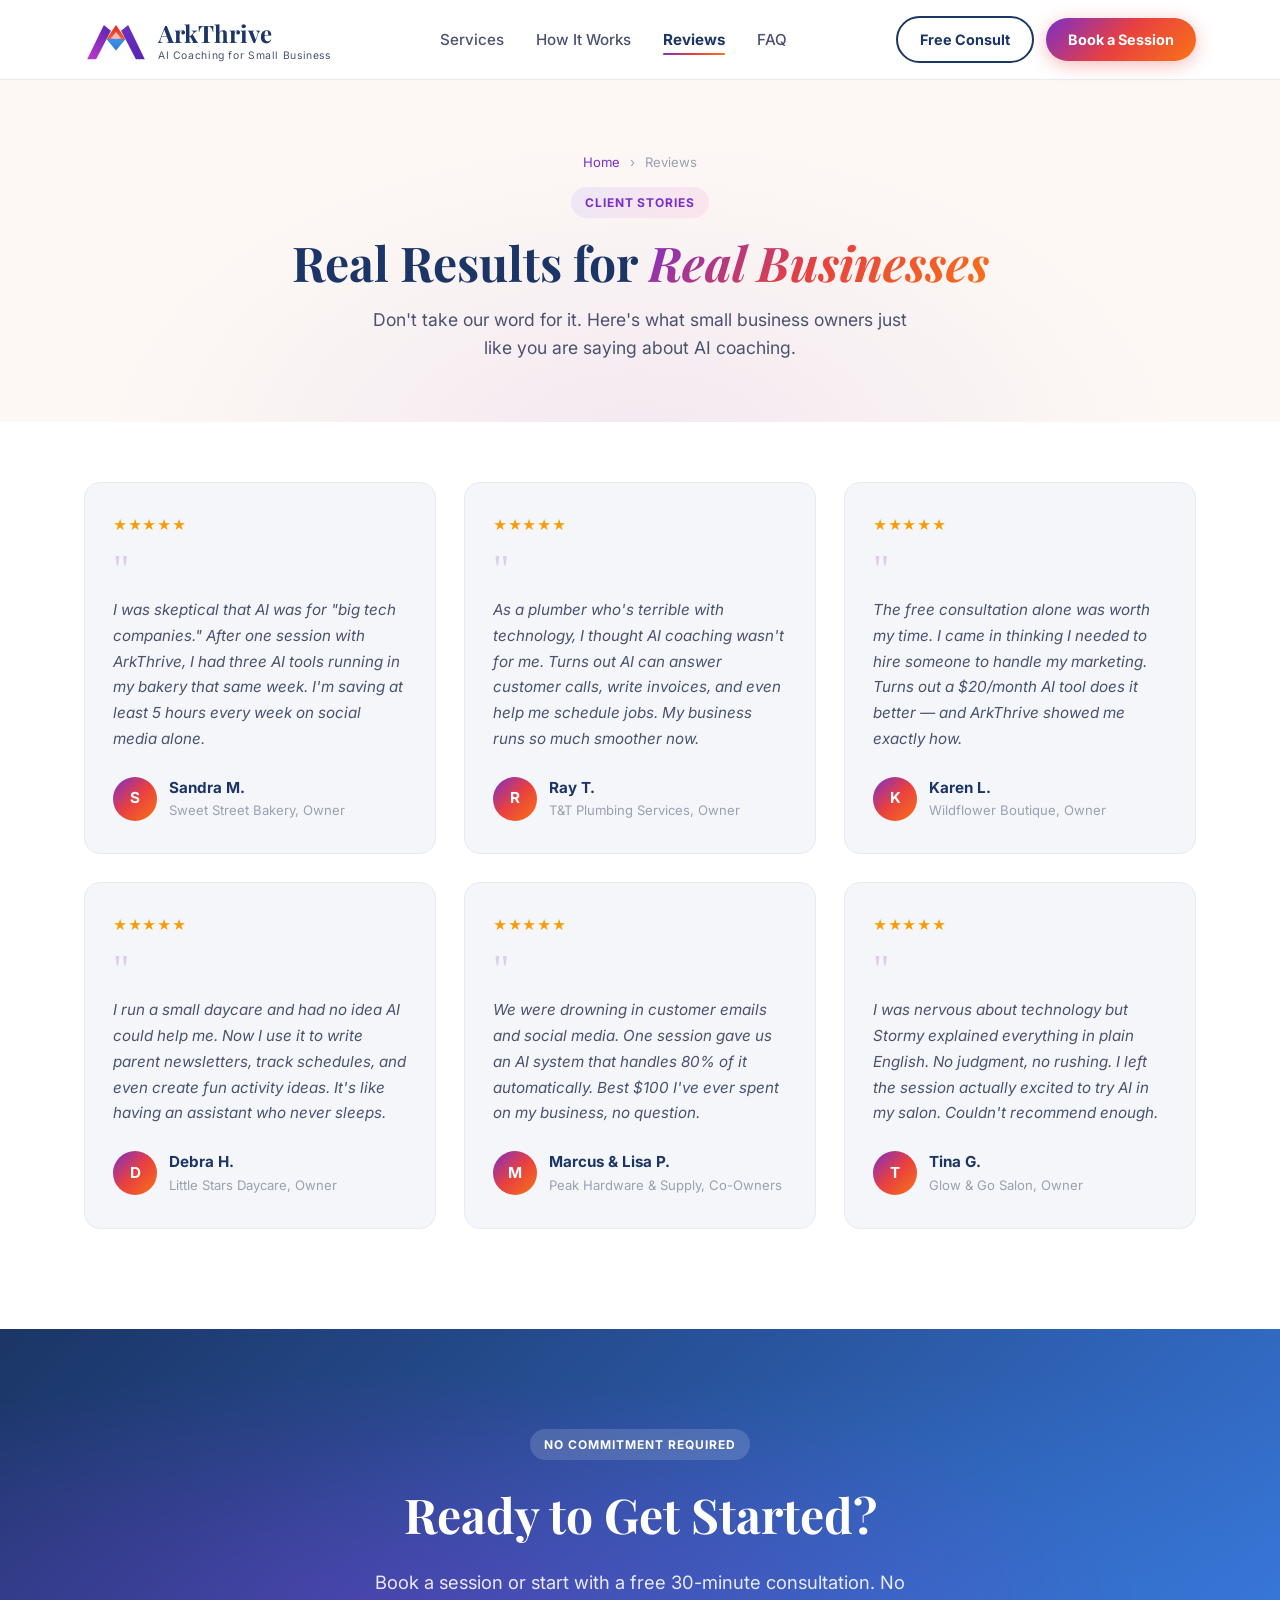
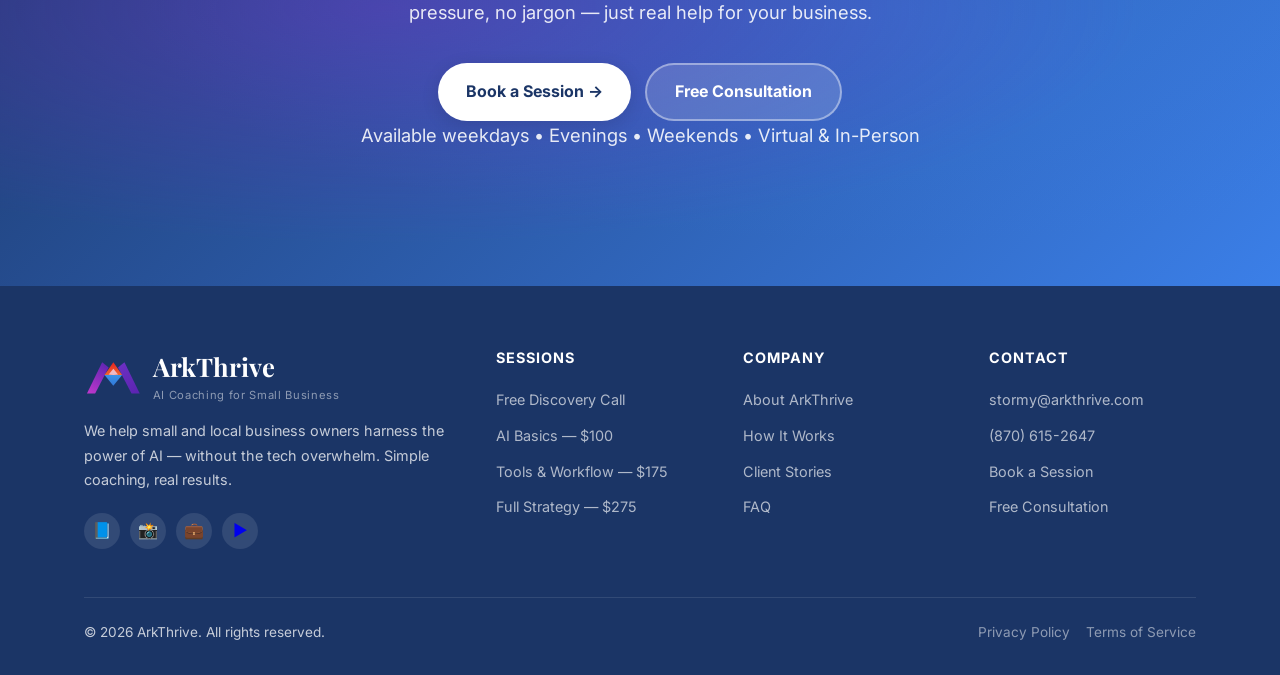
<file: arkthrive/testimonials.html>
<!DOCTYPE html>
<html lang="en">
<head>
  <meta charset="UTF-8"/>
  <meta name="viewport" content="width=device-width, initial-scale=1.0"/>
  <title>Client Reviews | ArkThrive</title>
  <meta name="description" content="Read real reviews from small business owners who have used ArkThrive AI coaching to save time, attract more customers, and grow their businesses."/>
  <link rel="preconnect" href="https://fonts.googleapis.com"/>
  <link href="https://fonts.googleapis.com/css2?family=Inter:wght@400;500;600;700;800&family=Playfair+Display:ital,wght@0,700;1,700&display=swap" rel="stylesheet"/>
  <link rel="stylesheet" href="styles.css"/>
</head>
<body>

<nav>
  <div class="container nav-inner">
    <a href="index.html" class="nav-logo">
      <svg xmlns="http://www.w3.org/2000/svg" viewBox="0 0 200 150" aria-label="ArkThrive" role="img">
        <defs>
          <linearGradient id="n-lw" x1="10" y1="135" x2="82" y2="28" gradientUnits="userSpaceOnUse">
            <stop offset="0%" stop-color="#C038CC"/><stop offset="100%" stop-color="#5A24B0"/>
          </linearGradient>
          <linearGradient id="n-rw" x1="190" y1="135" x2="118" y2="28" gradientUnits="userSpaceOnUse">
            <stop offset="0%" stop-color="#5A24B0"/><stop offset="100%" stop-color="#6E30C4"/>
          </linearGradient>
          <linearGradient id="n-dt" x1="100" y1="28" x2="100" y2="72" gradientUnits="userSpaceOnUse">
            <stop offset="0%" stop-color="#E42020"/><stop offset="100%" stop-color="#F06830"/>
          </linearGradient>
          <linearGradient id="n-db" x1="100" y1="72" x2="100" y2="108" gradientUnits="userSpaceOnUse">
            <stop offset="0%" stop-color="#3A92E8"/><stop offset="100%" stop-color="#3278D8"/>
          </linearGradient>
        </defs>
        <polygon points="10,135 62,28 84,46 38,135" fill="url(#n-lw)"/>
        <polygon points="190,135 138,28 116,46 162,135" fill="url(#n-rw)"/>
        <polygon points="100,28 130,72 70,72" fill="url(#n-dt)"/>
        <polygon points="70,72 130,72 100,108" fill="url(#n-db)"/>
        <polygon points="100,50 116,70 100,72 84,70" fill="#EEBAC6"/>
      </svg>
      <span>
        <span class="nav-logo-text">ArkThrive</span>
        <span class="nav-logo-sub">AI Coaching for Small Business</span>
      </span>
    </a>
    <ul class="nav-links">
      <li><a href="services.html">Services</a></li>
      <li><a href="how.html">How It Works</a></li>
      <li><a href="testimonials.html" class="active">Reviews</a></li>
      <li><a href="faq.html">FAQ</a></li>
    </ul>
    <div class="nav-cta">
      <a href="booking.html" class="btn btn-outline" style="padding:10px 22px;font-size:.9rem;">Free Consult</a>
      <a href="booking.html" class="btn btn-primary" style="padding:10px 22px;font-size:.9rem;">Book a Session</a>
    </div>
    <button class="hamburger" onclick="document.querySelector('.nav-links').style.display='flex'" aria-label="Menu">
      <span></span><span></span><span></span>
    </button>
  </div>
</nav>

<section class="page-banner">
  <div class="container page-banner-inner">
    <div class="breadcrumb"><a href="index.html">Home</a> <span>›</span> Reviews</div>
    <div class="badge">Client Stories</div>
    <h1>Real Results for <em>Real Businesses</em></h1>
    <p>Don't take our word for it. Here's what small business owners just like you are saying about AI coaching.</p>
  </div>
</section>

<section class="testimonials" style="padding:60px 0 100px;">
  <div class="container">
    <div class="testi-grid">
      <div class="testi-card">
        <div class="testi-stars">★★★★★</div>
        <div class="testi-quote">"</div>
        <p class="testi-text">I was skeptical that AI was for "big tech companies." After one session with ArkThrive, I had three AI tools running in my bakery that same week. I'm saving at least 5 hours every week on social media alone.</p>
        <div class="testi-author">
          <div class="testi-av">S</div>
          <div><div class="testi-name">Sandra M.</div><div class="testi-biz">Sweet Street Bakery, Owner</div></div>
        </div>
      </div>
      <div class="testi-card">
        <div class="testi-stars">★★★★★</div>
        <div class="testi-quote">"</div>
        <p class="testi-text">As a plumber who's terrible with technology, I thought AI coaching wasn't for me. Turns out AI can answer customer calls, write invoices, and even help me schedule jobs. My business runs so much smoother now.</p>
        <div class="testi-author">
          <div class="testi-av">R</div>
          <div><div class="testi-name">Ray T.</div><div class="testi-biz">T&amp;T Plumbing Services, Owner</div></div>
        </div>
      </div>
      <div class="testi-card">
        <div class="testi-stars">★★★★★</div>
        <div class="testi-quote">"</div>
        <p class="testi-text">The free consultation alone was worth my time. I came in thinking I needed to hire someone to handle my marketing. Turns out a $20/month AI tool does it better — and ArkThrive showed me exactly how.</p>
        <div class="testi-author">
          <div class="testi-av">K</div>
          <div><div class="testi-name">Karen L.</div><div class="testi-biz">Wildflower Boutique, Owner</div></div>
        </div>
      </div>
      <div class="testi-card">
        <div class="testi-stars">★★★★★</div>
        <div class="testi-quote">"</div>
        <p class="testi-text">I run a small daycare and had no idea AI could help me. Now I use it to write parent newsletters, track schedules, and even create fun activity ideas. It's like having an assistant who never sleeps.</p>
        <div class="testi-author">
          <div class="testi-av">D</div>
          <div><div class="testi-name">Debra H.</div><div class="testi-biz">Little Stars Daycare, Owner</div></div>
        </div>
      </div>
      <div class="testi-card">
        <div class="testi-stars">★★★★★</div>
        <div class="testi-quote">"</div>
        <p class="testi-text">We were drowning in customer emails and social media. One session gave us an AI system that handles 80% of it automatically. Best $100 I've ever spent on my business, no question.</p>
        <div class="testi-author">
          <div class="testi-av">M</div>
          <div><div class="testi-name">Marcus &amp; Lisa P.</div><div class="testi-biz">Peak Hardware &amp; Supply, Co-Owners</div></div>
        </div>
      </div>
      <div class="testi-card">
        <div class="testi-stars">★★★★★</div>
        <div class="testi-quote">"</div>
        <p class="testi-text">I was nervous about technology but Stormy explained everything in plain English. No judgment, no rushing. I left the session actually excited to try AI in my salon. Couldn't recommend enough.</p>
        <div class="testi-author">
          <div class="testi-av">T</div>
          <div><div class="testi-name">Tina G.</div><div class="testi-biz">Glow &amp; Go Salon, Owner</div></div>
        </div>
      </div>
    </div>
  </div>
</section>

<section class="consult-cta">
  <div class="container consult-inner">
    <div class="badge" style="background:rgba(255,255,255,.15);color:#fff;">No Commitment Required</div>
    <h2>Ready to Get Started?</h2>
    <p>Book a session or start with a free 30-minute consultation. No pressure, no jargon — just real help for your business.</p>
    <div class="consult-actions">
      <a href="booking.html" class="btn btn-white">Book a Session &rarr;</a>
      <a href="booking.html" class="btn" style="background:rgba(255,255,255,.15);color:#fff;border:2px solid rgba(255,255,255,.4);">Free Consultation</a>
    </div>
    <p class="consult-note">Available weekdays &bull; Evenings &bull; Weekends &bull; Virtual &amp; In-Person</p>
  </div>
</section>

<footer>
  <div class="container">
    <div class="footer-top">
      <div class="footer-brand">
        <div style="display:flex;align-items:center;gap:10px;">
          <svg xmlns="http://www.w3.org/2000/svg" viewBox="0 0 200 150" style="height:44px;width:auto;flex-shrink:0" aria-hidden="true">
            <defs>
              <linearGradient id="f-lw" x1="10" y1="135" x2="82" y2="28" gradientUnits="userSpaceOnUse">
                <stop offset="0%" stop-color="#C038CC"/><stop offset="100%" stop-color="#5A24B0"/>
              </linearGradient>
              <linearGradient id="f-rw" x1="190" y1="135" x2="118" y2="28" gradientUnits="userSpaceOnUse">
                <stop offset="0%" stop-color="#5A24B0"/><stop offset="100%" stop-color="#6E30C4"/>
              </linearGradient>
              <linearGradient id="f-dt" x1="100" y1="28" x2="100" y2="72" gradientUnits="userSpaceOnUse">
                <stop offset="0%" stop-color="#E42020"/><stop offset="100%" stop-color="#F06830"/>
              </linearGradient>
              <linearGradient id="f-db" x1="100" y1="72" x2="100" y2="108" gradientUnits="userSpaceOnUse">
                <stop offset="0%" stop-color="#3A92E8"/><stop offset="100%" stop-color="#3278D8"/>
              </linearGradient>
            </defs>
            <polygon points="10,135 62,28 84,46 38,135" fill="url(#f-lw)"/>
            <polygon points="190,135 138,28 116,46 162,135" fill="url(#f-rw)"/>
            <polygon points="100,28 130,72 70,72" fill="url(#f-dt)"/>
            <polygon points="70,72 130,72 100,108" fill="url(#f-db)"/>
            <polygon points="100,50 116,70 100,72 84,70" fill="#EEBAC6"/>
          </svg>
          <div>
            <span class="logo-text">ArkThrive</span>
            <span class="logo-sub">AI Coaching for Small Business</span>
          </div>
        </div>
        <p>We help small and local business owners harness the power of AI — without the tech overwhelm. Simple coaching, real results.</p>
        <div class="footer-social">
          <a href="#" title="Facebook">📘</a>
          <a href="#" title="Instagram">📸</a>
          <a href="#" title="LinkedIn">💼</a>
          <a href="#" title="YouTube">▶️</a>
        </div>
      </div>
      <div class="footer-col">
        <h4>Sessions</h4>
        <ul>
          <li><a href="booking.html">Free Discovery Call</a></li>
          <li><a href="booking.html">AI Basics — $100</a></li>
          <li><a href="booking.html">Tools &amp; Workflow — $175</a></li>
          <li><a href="booking.html">Full Strategy — $275</a></li>
        </ul>
      </div>
      <div class="footer-col">
        <h4>Company</h4>
        <ul>
          <li><a href="index.html">About ArkThrive</a></li>
          <li><a href="how.html">How It Works</a></li>
          <li><a href="testimonials.html">Client Stories</a></li>
          <li><a href="faq.html">FAQ</a></li>
        </ul>
      </div>
      <div class="footer-col">
        <h4>Contact</h4>
        <ul>
          <li><a href="mailto:stormy@arkthrive.com">stormy@arkthrive.com</a></li>
          <li><a href="tel:+18706152647">(870) 615-2647</a></li>
          <li><a href="booking.html">Book a Session</a></li>
          <li><a href="booking.html">Free Consultation</a></li>
        </ul>
      </div>
    </div>
    <div class="footer-bottom">
      <p>&copy; 2026 ArkThrive. All rights reserved.</p>
      <p><a href="#" style="color:rgba(255,255,255,.5);text-decoration:none;margin-right:16px;">Privacy Policy</a><a href="#" style="color:rgba(255,255,255,.5);text-decoration:none;">Terms of Service</a></p>
    </div>
  </div>
</footer>

</body>
</html>
</file>
<file: arkthrive/styles.css>
*, *::before, *::after { box-sizing: border-box; margin: 0; padding: 0; }

:root {
  --navy:    #1B3566;
  --navy-lt: #2B4A8A;
  --purple:  #7B2FC9;
  --magenta: #C044D4;
  --red:     #E84040;
  --orange:  #F97316;
  --blue:    #3B7FE8;
  --sky:     #4BAAD3;
  --cream:   #FDF8F4;
  --white:   #FFFFFF;
  --gray1:   #F5F6FA;
  --gray2:   #E8EAF0;
  --gray3:   #9AA0B4;
  --text:    #1B2340;
  --text-lt: #4A5270;
  --grad-brand: linear-gradient(135deg, var(--purple), var(--red), var(--orange));
  --grad-blue:  linear-gradient(135deg, var(--navy), var(--blue));
  --shadow-sm: 0 2px 8px rgba(27,53,102,.10);
  --shadow-md: 0 8px 32px rgba(27,53,102,.14);
  --shadow-lg: 0 20px 60px rgba(27,53,102,.18);
  --radius:   16px;
  --radius-sm: 10px;
}

html { scroll-behavior: smooth; }
body { font-family: 'Inter', sans-serif; color: var(--text); background: var(--white); line-height: 1.6; }

/* ── UTILITY ── */
.container { max-width: 1160px; margin: 0 auto; padding: 0 24px; }
.badge {
  display: inline-block; font-size: .75rem; font-weight: 700; letter-spacing: .08em;
  text-transform: uppercase; padding: 6px 14px; border-radius: 100px;
  background: linear-gradient(135deg,#EDE7F6,#FCE4EC);
  color: var(--purple); margin-bottom: 16px;
}
.section-title { font-family: 'Playfair Display', serif; font-size: clamp(2rem,4vw,2.75rem); color: var(--navy); line-height: 1.2; }
.section-sub   { font-size: 1.1rem; color: var(--text-lt); margin-top: 12px; max-width: 580px; }
.btn {
  display: inline-flex; align-items: center; gap: 8px; padding: 14px 28px;
  border-radius: 100px; font-size: 1rem; font-weight: 700; cursor: pointer;
  border: none; transition: all .2s ease; text-decoration: none; white-space: nowrap;
}
.btn-primary { background: var(--grad-brand); color: #fff; box-shadow: 0 4px 18px rgba(232,64,64,.35); }
.btn-primary:hover { transform: translateY(-2px); box-shadow: 0 8px 28px rgba(232,64,64,.45); }
.btn-outline { background: transparent; color: var(--navy); border: 2px solid var(--navy); padding: 12px 26px; }
.btn-outline:hover { background: var(--navy); color: #fff; }
.btn-white { background: #fff; color: var(--navy); box-shadow: 0 4px 18px rgba(0,0,0,.12); }
.btn-white:hover { transform: translateY(-2px); box-shadow: 0 8px 28px rgba(0,0,0,.18); }

/* ── NAV ── */
nav {
  position: sticky; top: 0; z-index: 100;
  background: rgba(255,255,255,.95); backdrop-filter: blur(12px);
  border-bottom: 1px solid var(--gray2); padding: 14px 0;
}
.nav-inner { display: flex; align-items: center; justify-content: space-between; }
.nav-logo  { display: flex; align-items: center; gap: 10px; text-decoration: none; }
.nav-logo svg { height: 48px; width: auto; flex-shrink: 0; }
.nav-logo-text { font-family: 'Playfair Display', serif; font-size: 1.5rem; color: var(--navy); font-weight: 700; }
.nav-logo-sub  { font-size: .65rem; color: var(--text-lt); letter-spacing: .06em; display: block; margin-top: -4px; }
.nav-links { display: flex; align-items: center; gap: 32px; list-style: none; }
.nav-links a { text-decoration: none; color: var(--text-lt); font-weight: 500; font-size: .95rem; transition: color .2s; position: relative; padding-bottom: 2px; }
.nav-links a:hover { color: var(--navy); }
.nav-links a.active { color: var(--navy); font-weight: 700; }
.nav-links a.active::after { content: ''; position: absolute; bottom: -4px; left: 0; right: 0; height: 2px; background: var(--grad-brand); border-radius: 2px; }
.nav-cta { display: flex; align-items: center; gap: 12px; }
.hamburger { display: none; flex-direction: column; gap: 5px; cursor: pointer; background: none; border: none; padding: 4px; }
.hamburger span { display: block; width: 24px; height: 2px; background: var(--navy); border-radius: 2px; transition: .3s; }

/* ── PAGE BANNER (inner pages) ── */
.page-banner { background: var(--cream); padding: 72px 0 60px; text-align: center; position: relative; overflow: hidden; }
.page-banner::before { content: ''; position: absolute; inset: 0; background: radial-gradient(ellipse at 50% 110%, rgba(123,47,201,.08) 0%, transparent 60%); }
.page-banner-inner { position: relative; z-index: 1; }
.breadcrumb { font-size: .82rem; color: var(--gray3); margin-bottom: 14px; }
.breadcrumb a { color: var(--purple); text-decoration: none; }
.breadcrumb a:hover { text-decoration: underline; }
.breadcrumb span { margin: 0 6px; color: var(--gray3); }
.page-banner h1 { font-family: 'Playfair Display', serif; font-size: clamp(2rem,4vw,3rem); color: var(--navy); line-height: 1.2; }
.page-banner h1 em { font-style: italic; background: var(--grad-brand); -webkit-background-clip: text; -webkit-text-fill-color: transparent; background-clip: text; }
.page-banner p  { font-size: 1.1rem; color: var(--text-lt); margin-top: 14px; max-width: 560px; margin-left: auto; margin-right: auto; }

/* ── HERO ── */
.hero { background: var(--cream); padding: 90px 0 80px; overflow: hidden; position: relative; }
.hero::before { content: ''; position: absolute; inset: 0; background: radial-gradient(ellipse at 70% 50%, rgba(123,47,201,.07) 0%, transparent 65%), radial-gradient(ellipse at 20% 80%, rgba(59,127,232,.06) 0%, transparent 60%); }
.hero-inner { display: grid; grid-template-columns: 1fr 1fr; gap: 60px; align-items: center; position: relative; }
.hero-eyebrow { display: flex; align-items: center; gap: 8px; margin-bottom: 20px; }
.hero-eyebrow .dot { width: 8px; height: 8px; border-radius: 50%; background: var(--grad-brand); }
.hero-eyebrow span { font-size: .85rem; font-weight: 600; color: var(--purple); text-transform: uppercase; letter-spacing: .08em; }
.hero h1 { font-family: 'Playfair Display', serif; font-size: clamp(2.4rem,5vw,3.4rem); color: var(--navy); line-height: 1.15; }
.hero h1 em { font-style: italic; background: var(--grad-brand); -webkit-background-clip: text; -webkit-text-fill-color: transparent; background-clip: text; }
.hero-sub { font-size: 1.15rem; color: var(--text-lt); margin: 20px 0 36px; max-width: 500px; }
.hero-actions { display: flex; flex-wrap: wrap; gap: 14px; }
.hero-trust { display: flex; align-items: center; gap: 16px; margin-top: 36px; padding-top: 28px; border-top: 1px solid var(--gray2); }
.hero-trust-avatars { display: flex; }
.hero-trust-avatars .av { width: 36px; height: 36px; border-radius: 50%; border: 2px solid #fff; background: var(--grad-brand); display: flex; align-items: center; justify-content: center; color: #fff; font-weight: 700; font-size: .8rem; margin-left: -8px; }
.hero-trust-avatars .av:first-child { margin-left: 0; }
.hero-trust p { font-size: .9rem; color: var(--text-lt); }
.hero-trust p strong { color: var(--navy); }
.hero-visual { position: relative; }
.hero-card { background: #fff; border-radius: var(--radius); padding: 28px; box-shadow: var(--shadow-lg); position: relative; }
.hero-card-tag { display: inline-block; background: linear-gradient(135deg,var(--purple),var(--blue)); color: #fff; font-size: .75rem; font-weight: 700; padding: 4px 12px; border-radius: 100px; margin-bottom: 16px; letter-spacing: .06em; text-transform: uppercase; }
.hero-card h3 { font-size: 1.2rem; font-weight: 700; color: var(--navy); margin-bottom: 8px; }
.hero-card p  { font-size: .9rem; color: var(--text-lt); margin-bottom: 20px; }
.hero-card-price { display: flex; align-items: baseline; gap: 6px; margin-bottom: 20px; }
.hero-card-price .amount { font-size: 2.2rem; font-weight: 800; color: var(--navy); }
.hero-card-price .per { font-size: .9rem; color: var(--gray3); }
.hero-card-features { list-style: none; display: flex; flex-direction: column; gap: 10px; margin-bottom: 24px; }
.hero-card-features li { display: flex; align-items: center; gap: 10px; font-size: .9rem; color: var(--text-lt); }
.hero-card-features li::before { content: '✓'; width: 20px; height: 20px; border-radius: 50%; background: #EDE7F6; color: var(--purple); font-size: .7rem; font-weight: 700; display: flex; align-items: center; justify-content: center; flex-shrink: 0; }
.hero-float { position: absolute; background: #fff; border-radius: var(--radius-sm); box-shadow: var(--shadow-md); padding: 12px 18px; display: flex; align-items: center; gap: 10px; font-size: .85rem; }
.hero-float-1 { top: -24px; right: -20px; }
.hero-float-2 { bottom: -20px; left: -20px; }
.hero-float .icon { font-size: 1.4rem; }
.hero-float strong { display: block; font-weight: 700; color: var(--navy); }
.hero-float span   { color: var(--gray3); }

/* ── TRUST BAR ── */
.trust-bar { background: var(--navy); color: #fff; padding: 22px 0; }
.trust-bar-inner { display: flex; align-items: center; justify-content: center; flex-wrap: wrap; gap: 40px; }
.trust-item { display: flex; align-items: center; gap: 10px; font-size: .95rem; }
.trust-item .ti-icon { font-size: 1.3rem; }
.trust-item span { font-weight: 500; opacity: .9; }

/* ── WHY AI ── */
.why-ai { padding: 100px 0; background: var(--white); }
.why-ai-header { text-align: center; margin-bottom: 60px; }
.why-ai-header .section-sub { margin: 12px auto 0; }
.why-grid { display: grid; grid-template-columns: repeat(3,1fr); gap: 28px; }
.why-card { background: var(--gray1); border-radius: var(--radius); padding: 36px 28px; border: 1px solid var(--gray2); transition: all .25s; }
.why-card:hover { transform: translateY(-4px); box-shadow: var(--shadow-md); border-color: transparent; }
.why-icon { width: 56px; height: 56px; border-radius: var(--radius-sm); display: flex; align-items: center; justify-content: center; font-size: 1.6rem; margin-bottom: 20px; }
.why-card h3 { font-size: 1.15rem; font-weight: 700; color: var(--navy); margin-bottom: 10px; }
.why-card p  { font-size: .95rem; color: var(--text-lt); line-height: 1.65; }

/* ── SERVICES ── */
.services { padding: 100px 0; background: var(--cream); }
.services-header { margin-bottom: 56px; }
.services-grid { display: grid; grid-template-columns: repeat(auto-fit, minmax(260px, 1fr)); gap: 28px; }
.service-card { background: #fff; border-radius: var(--radius); padding: 36px 28px; border: 2px solid var(--gray2); position: relative; transition: all .25s; display: flex; flex-direction: column; }
.service-card:hover { border-color: var(--purple); box-shadow: var(--shadow-md); transform: translateY(-4px); }
.service-card.featured { border-color: var(--purple); box-shadow: 0 0 0 4px rgba(123,47,201,.12), var(--shadow-md); }
.service-popular { position: absolute; top: -14px; left: 50%; transform: translateX(-50%); background: var(--grad-brand); color: #fff; font-size: .72rem; font-weight: 700; padding: 5px 16px; border-radius: 100px; letter-spacing: .07em; text-transform: uppercase; white-space: nowrap; }
.service-icon { font-size: 2.2rem; margin-bottom: 16px; }
.service-card h3 { font-size: 1.2rem; font-weight: 700; color: var(--navy); margin-bottom: 8px; }
.service-card .duration { font-size: .82rem; color: var(--gray3); font-weight: 600; text-transform: uppercase; letter-spacing: .06em; margin-bottom: 12px; }
.service-card .desc { font-size: .9rem; color: var(--text-lt); line-height: 1.65; margin-bottom: 20px; flex: 1; }
.service-price { display: flex; align-items: baseline; gap: 6px; margin-bottom: 24px; }
.service-price .amt { font-size: 2.4rem; font-weight: 800; color: var(--navy); }
.service-price .free { font-size: 1.8rem; font-weight: 800; background: var(--grad-brand); -webkit-background-clip: text; -webkit-text-fill-color: transparent; background-clip: text; }
.service-price .per { font-size: .9rem; color: var(--gray3); }
.service-features { list-style: none; display: flex; flex-direction: column; gap: 9px; margin-bottom: 28px; }
.service-features li { display: flex; align-items: flex-start; gap: 9px; font-size: .88rem; color: var(--text-lt); }
.service-features li .check { color: var(--purple); font-size: .9rem; margin-top: 2px; flex-shrink: 0; }
.service-card .btn { width: 100%; justify-content: center; }

/* ── HOW IT WORKS ── */
.how { padding: 100px 0; background: var(--white); }
.how-header { text-align: center; margin-bottom: 64px; }
.how-header .section-sub { margin: 12px auto 0; }
.how-steps { display: grid; grid-template-columns: repeat(3,1fr); gap: 0; position: relative; }
.how-steps::before { content: ''; position: absolute; top: 36px; left: calc(16.67% + 12px); right: calc(16.67% + 12px); height: 2px; background: linear-gradient(90deg, var(--purple), var(--blue)); }
.how-step { text-align: center; padding: 0 24px; }
.how-step-num { width: 72px; height: 72px; border-radius: 50%; margin: 0 auto 24px; display: flex; align-items: center; justify-content: center; font-size: 1.4rem; font-weight: 800; color: #fff; position: relative; z-index: 1; }
.how-step:nth-child(1) .how-step-num { background: var(--purple); }
.how-step:nth-child(2) .how-step-num { background: linear-gradient(135deg,var(--purple),var(--blue)); }
.how-step:nth-child(3) .how-step-num { background: var(--blue); }
.how-step h3 { font-size: 1.1rem; font-weight: 700; color: var(--navy); margin-bottom: 10px; }
.how-step p  { font-size: .9rem; color: var(--text-lt); line-height: 1.65; }

/* ── BOOKING ── */
.booking { padding: 100px 0; background: var(--cream); }
.booking-header { margin-bottom: 48px; }
.booking-layout { display: grid; grid-template-columns: 1fr 1.4fr; gap: 40px; align-items: start; }
.booking-info h3 { font-size: 1.4rem; font-weight: 700; color: var(--navy); margin-bottom: 16px; }
.booking-info p  { font-size: .95rem; color: var(--text-lt); margin-bottom: 28px; line-height: 1.7; }
.booking-perks  { display: flex; flex-direction: column; gap: 14px; }
.booking-perk   { display: flex; align-items: flex-start; gap: 12px; }
.booking-perk .bp-icon { font-size: 1.3rem; margin-top: 2px; flex-shrink: 0; }
.booking-perk strong { display: block; font-weight: 700; color: var(--navy); font-size: .95rem; }
.booking-perk span   { font-size: .88rem; color: var(--text-lt); }
.booking-form-wrap { background: #fff; border-radius: var(--radius); padding: 36px; box-shadow: var(--shadow-md); border: 1px solid var(--gray2); }
.form-step { display: none; }
.form-step.active { display: block; }
.form-step-title { font-size: 1.2rem; font-weight: 700; color: var(--navy); margin-bottom: 24px; }
.form-row { display: grid; grid-template-columns: 1fr 1fr; gap: 16px; }
.form-group { margin-bottom: 18px; }
.form-group label { display: block; font-size: .85rem; font-weight: 600; color: var(--navy); margin-bottom: 6px; }
.form-group select, .form-group input, .form-group textarea { width: 100%; padding: 12px 16px; border: 1.5px solid var(--gray2); border-radius: var(--radius-sm); font-size: .95rem; font-family: 'Inter', sans-serif; color: var(--text); background: var(--white); transition: border-color .2s; outline: none; }
.form-group select:focus, .form-group input:focus, .form-group textarea:focus { border-color: var(--purple); box-shadow: 0 0 0 3px rgba(123,47,201,.1); }
.form-group textarea { resize: vertical; min-height: 90px; }
.time-slots { display: grid; grid-template-columns: repeat(3,1fr); gap: 10px; margin-top: 8px; }
.time-slot { padding: 10px 8px; border: 1.5px solid var(--gray2); border-radius: var(--radius-sm); text-align: center; font-size: .85rem; font-weight: 600; color: var(--text-lt); cursor: pointer; transition: all .2s; user-select: none; }
.time-slot:hover   { border-color: var(--purple); color: var(--purple); background: #F5EEFF; }
.time-slot.selected { border-color: var(--purple); background: var(--purple); color: #fff; }
.time-slot.unavailable { opacity: .35; cursor: not-allowed; pointer-events: none; }
.form-nav { display: flex; justify-content: space-between; align-items: center; margin-top: 24px; gap: 12px; }
.form-nav .btn { flex: 1; justify-content: center; }
.step-indicator { display: flex; gap: 8px; justify-content: center; margin-bottom: 28px; }
.step-dot { width: 8px; height: 8px; border-radius: 50%; background: var(--gray2); transition: .2s; }
.step-dot.active { background: var(--purple); transform: scale(1.3); }
.step-dot.done   { background: var(--blue); }
.success-state { text-align: center; padding: 20px 0; }
.success-icon { font-size: 3.5rem; margin-bottom: 16px; }
.success-state h3 { font-size: 1.4rem; font-weight: 700; color: var(--navy); margin-bottom: 10px; }
.success-state p  { color: var(--text-lt); max-width: 340px; margin: 0 auto; }

/* ── FREE CONSULT CTA ── */
.consult-cta { padding: 100px 0; background: var(--grad-blue); color: #fff; text-align: center; position: relative; overflow: hidden; }
.consult-cta::before { content: ''; position: absolute; inset: 0; background: radial-gradient(ellipse at 30% 50%, rgba(123,47,201,.4) 0%, transparent 60%), radial-gradient(ellipse at 70% 50%, rgba(59,127,232,.3) 0%, transparent 60%); }
.consult-inner { position: relative; z-index: 1; }
.consult-cta h2 { font-family: 'Playfair Display', serif; font-size: clamp(2rem,4vw,3rem); margin-bottom: 16px; }
.consult-cta p  { font-size: 1.15rem; opacity: .88; max-width: 560px; margin: 0 auto 36px; }
.consult-actions { display: flex; justify-content: center; flex-wrap: wrap; gap: 14px; }
.consult-note { margin-top: 20px; font-size: .85rem; opacity: .6; }

/* ── TESTIMONIALS ── */
.testimonials { padding: 100px 0; background: var(--white); }
.testimonials-header { text-align: center; margin-bottom: 56px; }
.testimonials-header .section-sub { margin: 12px auto 0; }
.testi-grid { display: grid; grid-template-columns: repeat(3,1fr); gap: 28px; }
.testi-card { background: var(--gray1); border-radius: var(--radius); padding: 32px 28px; border: 1px solid var(--gray2); }
.testi-quote { font-size: 2.5rem; color: var(--purple); opacity: .2; line-height: 1; margin-bottom: 8px; font-family: Georgia, serif; }
.testi-text  { font-size: .95rem; color: var(--text-lt); line-height: 1.7; margin-bottom: 24px; font-style: italic; }
.testi-author { display: flex; align-items: center; gap: 12px; }
.testi-av { width: 44px; height: 44px; border-radius: 50%; background: var(--grad-brand); display: flex; align-items: center; justify-content: center; color: #fff; font-weight: 700; font-size: .95rem; flex-shrink: 0; }
.testi-name { font-weight: 700; color: var(--navy); font-size: .95rem; }
.testi-biz  { font-size: .82rem; color: var(--gray3); }
.testi-stars { color: #F59E0B; font-size: .85rem; margin-bottom: 12px; letter-spacing: .05em; }

/* ── FAQ ── */
.faq { padding: 100px 0; background: var(--cream); }
.faq-header { text-align: center; margin-bottom: 56px; }
.faq-header .section-sub { margin: 12px auto 0; }
.faq-list { max-width: 720px; margin: 0 auto; display: flex; flex-direction: column; gap: 14px; }
.faq-item { background: #fff; border-radius: var(--radius-sm); border: 1px solid var(--gray2); overflow: hidden; }
.faq-q { display: flex; justify-content: space-between; align-items: center; padding: 20px 24px; cursor: pointer; font-weight: 600; color: var(--navy); font-size: .97rem; user-select: none; transition: background .2s; }
.faq-q:hover { background: var(--gray1); }
.faq-q .arrow { font-size: 1.1rem; transition: transform .3s; flex-shrink: 0; margin-left: 12px; }
.faq-item.open .faq-q .arrow { transform: rotate(180deg); }
.faq-a { max-height: 0; overflow: hidden; transition: max-height .35s ease, padding .35s; }
.faq-item.open .faq-a { max-height: 300px; }
.faq-a-inner { padding: 0 24px 20px; font-size: .92rem; color: var(--text-lt); line-height: 1.7; }

/* ── FOOTER ── */
footer { background: var(--navy); color: rgba(255,255,255,.75); padding: 60px 0 32px; }
.footer-top { display: grid; grid-template-columns: 1.8fr 1fr 1fr 1fr; gap: 40px; margin-bottom: 48px; }
.footer-brand p { font-size: .9rem; line-height: 1.7; margin: 14px 0 20px; }
.footer-brand .logo-text { font-family: 'Playfair Display', serif; font-size: 1.6rem; color: #fff; font-weight: 700; }
.footer-brand .logo-sub  { font-size: .7rem; letter-spacing: .06em; color: rgba(255,255,255,.5); display: block; }
.footer-col h4 { color: #fff; font-size: .9rem; font-weight: 700; text-transform: uppercase; letter-spacing: .07em; margin-bottom: 18px; }
.footer-col ul { list-style: none; display: flex; flex-direction: column; gap: 10px; }
.footer-col ul a { text-decoration: none; color: rgba(255,255,255,.65); font-size: .9rem; transition: color .2s; }
.footer-col ul a:hover { color: #fff; }
.footer-social { display: flex; gap: 10px; margin-top: 4px; }
.footer-social a { width: 36px; height: 36px; border-radius: 50%; background: rgba(255,255,255,.1); display: flex; align-items: center; justify-content: center; font-size: 1rem; text-decoration: none; transition: background .2s; }
.footer-social a:hover { background: rgba(255,255,255,.25); }
.footer-bottom { border-top: 1px solid rgba(255,255,255,.1); padding-top: 24px; display: flex; justify-content: space-between; align-items: center; flex-wrap: wrap; gap: 12px; }
.footer-bottom p { font-size: .85rem; }

/* ── MOBILE ── */
@media (max-width: 900px) {
  .hero-inner { grid-template-columns: 1fr; }
  .hero-visual { display: none; }
  .why-grid   { grid-template-columns: 1fr 1fr; }
  .how-steps  { grid-template-columns: 1fr; }
  .how-steps::before { display: none; }
  .testi-grid { grid-template-columns: 1fr; }
  .booking-layout { grid-template-columns: 1fr; }
  .footer-top { grid-template-columns: 1fr 1fr; }
  .nav-links, .nav-cta { display: none; }
  .hamburger { display: flex; }
}
@media (max-width: 600px) {
  .why-grid { grid-template-columns: 1fr; }
  .services-grid { grid-template-columns: 1fr; }
  .form-row { grid-template-columns: 1fr; }
  .time-slots { grid-template-columns: repeat(2,1fr); }
  .footer-top { grid-template-columns: 1fr; }
}
</file>
